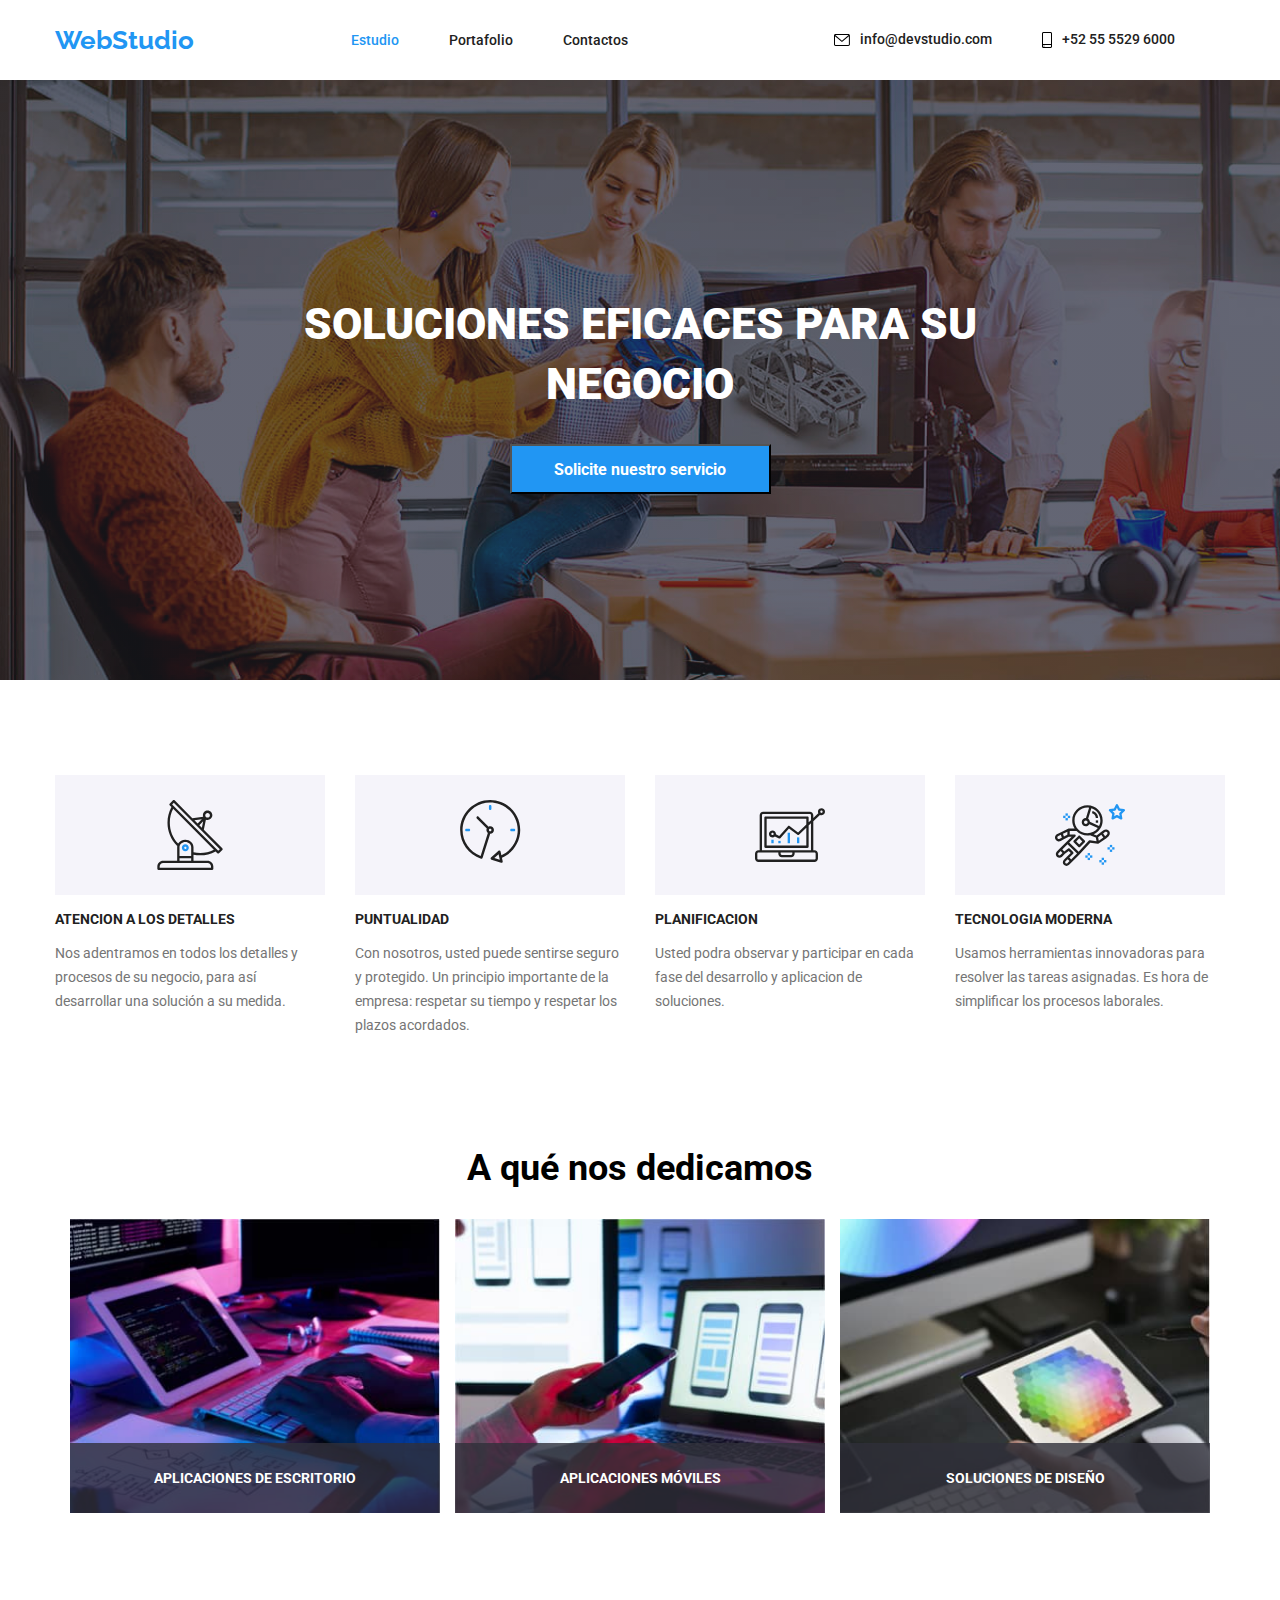
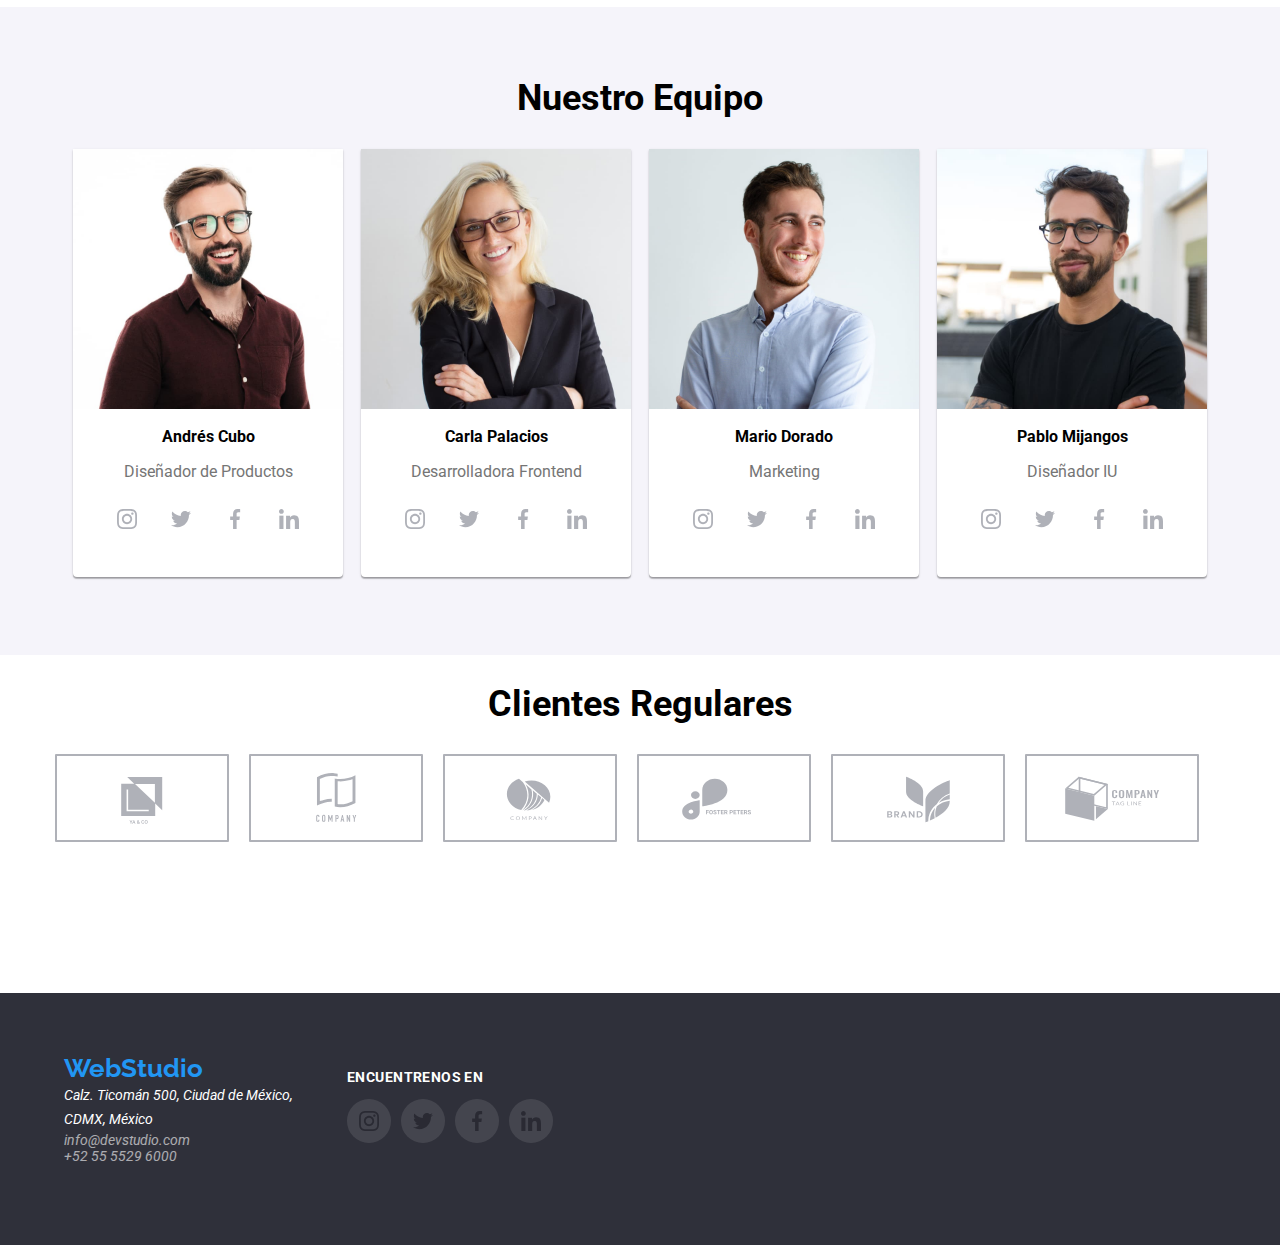
<file: index.html>
<!DOCTYPE html>
<html lang="en">
  <head>
      <meta charset="UTF-8" />
      <meta http-equiv="X-UA-Compatible" content="IE=edge" />
      <meta name="viewport" content="width=device-width, initial-scale=1.0" />
      <title>Soluciones Eficaces Para su Negocio</title>
      <link rel="stylesheet" href="https://cdnjs.cloudflare.com/ajax/libs/modern-normalize/1.0.0/modern-normalize.min.css"/>
      <link rel="stylesheet" href="css/styles.css" />
      <link rel="preconnect" href="https://fonts.googleapis.com" />
      <link rel="preconnect" href="https://fonts.gstatic.com" crossorigin />
      <link href="https://fonts.googleapis.com/css2?family=Roboto:wght@500&display=swap" rel="stylesheet"/>
      <link href="https://fonts.googleapis.com/css2?family=Raleway:wght@700&family=Roboto:wght@400;700;900&display=swap" rel="stylesheet"/>
  </head> 
  <body> 
     <!-- Menu de Inicio -->
    <header class="container page-header">
      <a class="webstudio" href="#">WebStudio</a>
      <nav>
        <ul class="linklist">
          <li><a class="link active" href="./index.html">Estudio</a></li>
          <li><a class="link" href="./portafolio.html">Portafolio</a></li>
          <li><a class="link" href="./contactos.html">Contactos</a></li>
        </ul>
      </nav>
       <!-- Contactos Header -->
       <ul class="contacts-header">
        <li class="contacts-svg">
          <svg width="16px" height="12px">
            <use href="images/icons.svg#icon-sobre-activable"></use>
            </svg>
          <a class="contacts" href="mailto:info@devstudio.com">info@devstudio.com</a></li>
        <li class="contacts-svg">
          <svg width="10px" height="16px">
            <use href="images/icons.svg#icon-telefono-inteligente"></use>
            </svg>
          <a class="contacts" href="tel:+525555296000">+52 55 5529 6000</a>
        </li>
      </ul>
    </header>
     <!-- Boton de servicio -->
    <main>
      <section class="solutions solutions-greybox">
        <h1 class="soluciones position-soluciones">SOLUCIONES EFICACES PARA SU NEGOCIO</h1>
        <button class="buttonh" type="button">Solicite nuestro servicio</button>
      </section>  
      <!-- Valores -->
      <section>
        <ul class="container four-points">
          <li class="valuep">
            <svg class="paragraph-svg" width="270" height="120">
              <use class="icon-size" href="images/icons.svg#icon-antena-1" width="70" height="70"></use>
            </svg>
            <h3 class="ptitle">ATENCION A LOS DETALLES</h3>
            <p class="ptext">
              Nos adentramos en todos los detalles y procesos de su negocio, para así desarrollar una solución a su medida.
            </p>
          </li>
          <li class="valuep">
            <svg class="paragraph-svg" width="270" height="120">
              <use href="images/icons.svg#icon-reloj-1"></use>
            </svg>
            <h3 class="ptitle">PUNTUALIDAD</h3>
            <p class="ptext">
              Con nosotros, usted puede sentirse seguro y protegido. Un principio importante de la empresa: respetar su tiempo y respetar los plazos acordados.
            </p>
          </li>
          <li class="valuep">
            <svg class="paragraph-svg" width="270" height="120">
              <use href="images/icons.svg#icon-diagrama-1"></use>
            </svg>
            <h3 class="ptitle">PLANIFICACION</h3>
            <p class="ptext">
              Usted podra observar y participar en cada fase del desarrollo y aplicacion de soluciones.
            </p>
          </li>
          <li class="valuep">
            <svg class="paragraph-svg" width="270" height="120">
              <use href="images/icons.svg#icon-astronauta-1"></use>
            </svg>
            <h3 class="ptitle">TECNOLOGIA MODERNA</h3>
            <p class="ptext">
              Usamos herramientas innovadoras para resolver las tareas asignadas. Es hora de simplificar los procesos laborales.
            </p>
          </li>
        </ul>
      </section>
    </main>
     <!-- A Que Nos Dedicamos -->
     <section class="container AAS">
      <h2 class="h2title">A qué nos dedicamos</h2>
      <ul class="list-image footer-image-subtitle">
        <li>
          <div class="image-container">
            <img src="images/imagen1.jpg" alt="description" width="370" height="294" />
            <div class="black-background-image">
              <p>APLICACIONES DE ESCRITORIO</p>
            </div>
          </div>
        </li>
        <li>
          <div class="image-container">
            <img src="images/imagen2.jpg" alt="description" width="370" height="294" />
            <div class="black-background-image">
              <p>APLICACIONES MÓVILES</p>
            </div>
          </div>
        </li>
        <li>
          <div class="image-container">
            <img src="images/imagen3.jpg" alt="description" width="370" height="294" />
            <div class="black-background-image">
              <p>SOLUCIONES DE DISEÑO</p>
            </div>
          </div>
        </li>
      </ul>
    </section>
     <!-- Miembros del Equipo -->
    <section class="teamsection">
      <div class="container">
      <h2 class="h2title">Nuestro Equipo</h2>
      <ul class="list-image ">
        <li class="shadow">
          <img src="images/imagen4.jpg" alt="Diseñador de productos" width="270" height="260" />
          <h3>Andrés Cubo</h3>
          <p class="ptextteam">Diseñador de Productos</p>
          <ul class="team-icons">
            <li class="social-media">
              <a href="#">
            <svg width="20" height="20">
              <use href="images/icons.svg#icon-instagram-grey"></use>
            </svg>
          </a>
            </li>
            <li class="social-media">
              <a href="#">
            <svg width="20" height="20">
              <use href="images/icons.svg#icon-twitter-1"></use>
            </svg>
              </a>
            </li>
            <li class="social-media">
              <a href="#">
            <svg width="20" height="20">
              <use href="images/icons.svg#icon-facebook-1"></use>
            </svg>
              </a>
            </li>
            <li class="social-media">
              <a href="#">
            <svg width="20" height="20">
              <use href="images/icons.svg#icon-linkedin-1"></use>
            </svg>
              </a>
          </ul>
        <li class="shadow">
          <img src="images/imagen5.jpg" alt="Desarrolladora Frontend" width="270" height="260" />
          <h3>Carla Palacios</h3>
          <p class="ptextteam">Desarrolladora Frontend</p>
          <ul class="team-icons">
            <li class="social-media">
              <a href="#">
            <svg width="20" height="20">
              <use href="images/icons.svg#icon-instagram-grey"></use>
            </svg>
              </a>
            </li>
            <li class="social-media">
              <a href="#">
            <svg width="20" height="20">
              <use href="images/icons.svg#icon-twitter-1"></use>
            </svg>
              </a>
            </li>
            <li class="social-media">
              <a href="#">
            <svg width="20" height="20">
              <use href="images/icons.svg#icon-facebook-1"></use>
            </svg>
              </a>
            </li>
            <li class="social-media">
              <a href="#">
            <svg width="20" height="20">
              <use href="images/icons.svg#icon-linkedin-1"></use>
            </svg>
              </a>
          </ul>
        </li>
        <li class="shadow">
          <img src="images/imagen6.jpg" alt="Marketing" width="270" height="260" />
          <h3>Mario Dorado</h3>
          <p class="ptextteam">Marketing</p>
          <ul class="team-icons">
            <li class="social-media">
            <a href="#">
            <svg width="20" height="20">
              <use href="images/icons.svg#icon-instagram-grey"></use>
            </svg>
            </a>
            </li>
            <li class="social-media">
              <a href="#">
            <svg width="20" height="20">
              <use href="images/icons.svg#icon-twitter-1"></use>
            </svg>
              </a>
            </li>
            <li class="social-media">
              <a href="#">
            <svg width="20" height="20">
              <use href="images/icons.svg#icon-facebook-1"></use>
            </svg>
              </a>
            </li>
            <li class="social-media">
              <a href="#">
            <svg width="20" height="20">
              <use href="images/icons.svg#icon-linkedin-1"></use>
            </svg>
              </a>
          </ul>
        </li>
        <li class="shadow">
          <img src="images/imagen7.jpg" alt="Diseñador IU" width="270" height="260" />
          <h3>Pablo Mijangos</h3>
          <p class="ptextteam">Diseñador IU</p>
          <ul class="team-icons">
            <li class="social-media">
              <a href="#">
            <svg width="20" height="20">
              <use href="images/icons.svg#icon-instagram-grey"></use>
            </svg>
              </a>
            </li>
            <li class="social-media">
              <a href="#">
            <svg width="20" height="20">
              <use href="images/icons.svg#icon-twitter-1"></use>
            </svg>
              </a>
            </li>
            <li class="social-media">
              <a href="#">
            <svg width="20" height="20">
              <use href="images/icons.svg#icon-facebook-1"></use>
            </svg>
              </a>
            </li>
            <li class="social-media">
              <a href="#">
            <svg width="20" height="20">
              <use href="images/icons.svg#icon-linkedin-1"></use>
            </svg>
              </a>
          </ul>
        </li>
      </ul>
    </div>
    </section>
    <!-- Clientes Regulares -->
    <section>
      <div class="container">
        <h2 class="clientes-title">Clientes Regulares</h2>
          <ul class="container-clientes">
            <li class="clientes-cuadro">
            <svg width="170" height="81">
              <use href="images/icons.svg#icon-Cliente-1"></use>
            </svg>
          </li> 
          <li class="clientes-cuadro">
            <svg width="170" height="81">
              <use href="images/icons.svg#icon-Cliente-2"></use>
            </svg>
            <li class="clientes-cuadro">
              <svg width="170" height="81">
                <use href="images/icons.svg#icon-Cliente-3"></use>
              </svg>
              <li class="clientes-cuadro">
                <svg width="170" height="81">
                  <use href="images/icons.svg#icon-Cliente-4"></use>
                </svg>
                <li class="clientes-cuadro">
                  <svg width="170" height="81">
                    <use href="images/icons.svg#icon-Cliente-5"></use>
                  </svg>
                  <li class="clientes-cuadro">
                    <svg width="170" height="81">
                      <use href="images/icons.svg#icon-Cliente-6"></use>
                    </svg>
                  </li>
                </li>
              </li>
            </li>
          </li>
          </ul>
      </div>
    </section>
     <!-- Footer -->
    <footer class="foot">
      <address class="container container-address">
        <ul class="contacts-2 footer-contacts-width">
          <a class="webstudio" href="#">WebStudio</a>
          <li class="address-box">
            <a class="address" href="https://goo.gl/maps/Dm4oQiikR5Fg9yRK8" target="_blank" rel="noopener noreferrer">
              Calz. Ticomán 500, Ciudad de México, CDMX, México
            </a>
          </li>
          <li><a class="contacts-2 footer-opacity" href="mailto:info@devstudio.com">info@devstudio.com</a></li>
        <li><a class="contacts-2 footer-opacity" href="tel:+525555296000">+52 55 5529 6000</a></li>
        </ul>
        <ul class="social-media-footer-spacing">
          <p class="social-media-footer-title">ENCUENTRENOS EN</p>
          <ul class="social-media-footer-container">
          <li class="social-media-footer media-circle">
            <a href="#">
            <svg class="svg-media-center" width="20" height="20">
              <use href="images/icons.svg#icon-instagram-white"></use>
            </svg>
            </a>
            </li>
            <li class="social-media-footer media-circle">
              <a href="#">
            <svg class="svg-media-center" width="20" height="20">
              <use href="images/icons.svg#icon-twitter-white"></use>
            </svg>
              </a>
            </li>
            <li class="social-media-footer media-circle">
              <a href="#">
            <svg class="svg-media-center" width="20" height="20">
              <use href="images/icons.svg#icon-facebook-white"></use>
            </svg>
              </a>
            </li>
            <li class="social-media-footer media-circle">
              <a href="#">
            <svg class="svg-media-center" width="20" height="20">
              <use href="images/icons.svg#icon-linkedin-white"></use>
            </svg>
              </a>
            </li>
          </ul>
        </ul>
      </address>
    </footer>
  </body>
</html>
</file>
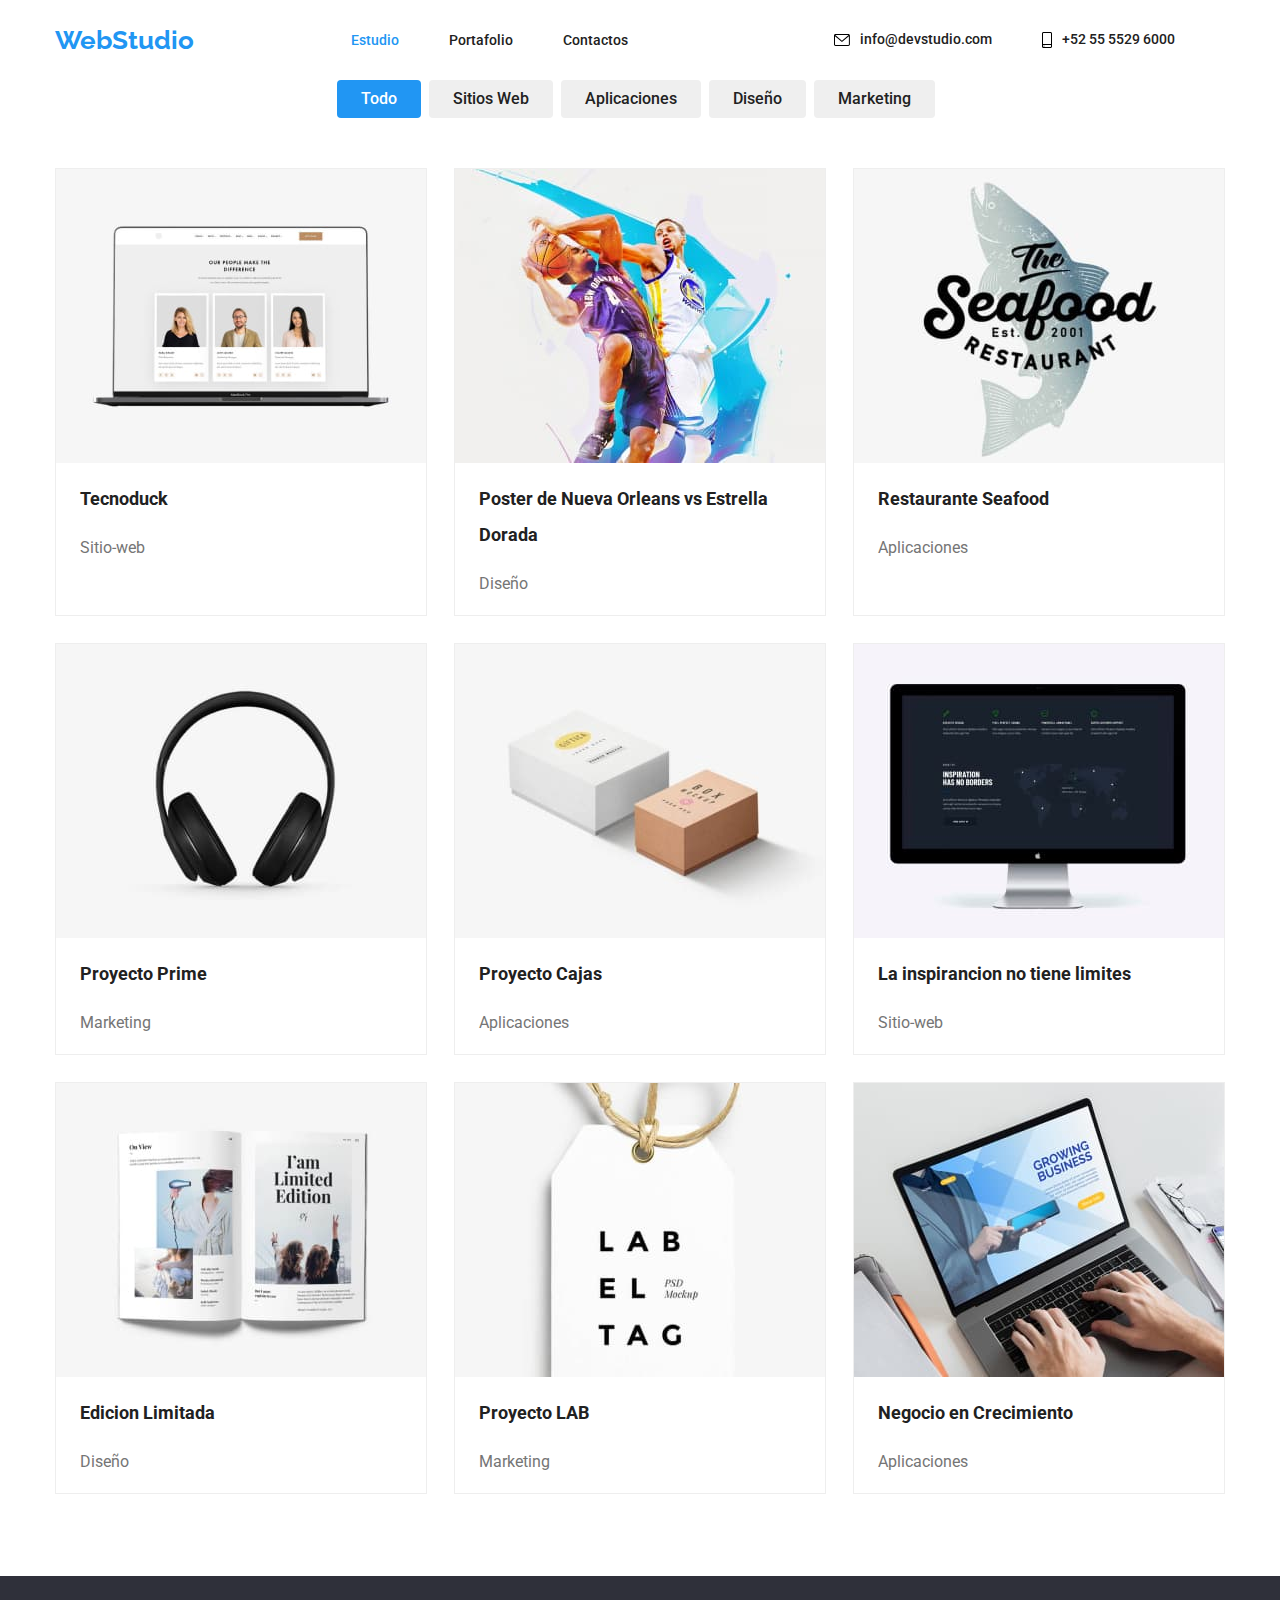
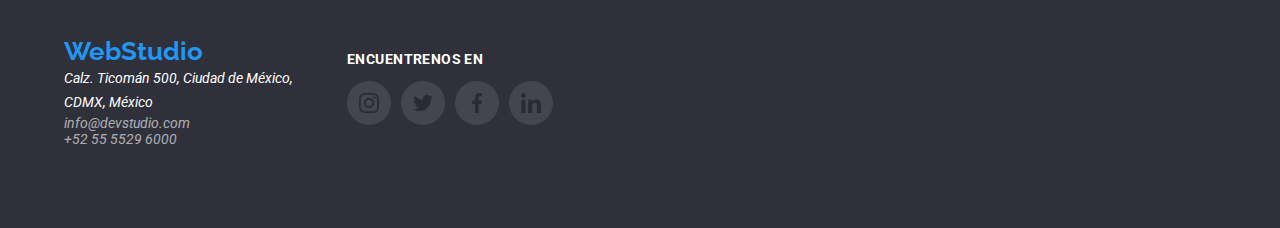
<file: portafolio.html>
<!DOCTYPE html>
<html lang="en">
  <head>
      <meta charset="UTF-8" />
      <meta http-equiv="X-UA-Compatible" content="IE=edge" />
      <meta name="viewport" content="width=device-width, initial-scale=1.0" />
      <title>Soluciones Eficaces Para su Negocio</title>
      <link rel="stylesheet" href="https://cdnjs.cloudflare.com/ajax/libs/modern-normalize/1.0.0/modern-normalize.min.css"/>
      <link rel="stylesheet" href="css/styles.css" />
      <link rel="preconnect" href="https://fonts.googleapis.com" />
      <link rel="preconnect" href="https://fonts.gstatic.com" crossorigin />
      <link href="https://fonts.googleapis.com/css2?family=Roboto:wght@500&display=swap" rel="stylesheet"/>
      <link href="https://fonts.googleapis.com/css2?family=Raleway:wght@700&family=Roboto:wght@400;700;900&display=swap" rel="stylesheet"/>
  <body> 
     <!-- Menu de Inicio -->
    <header class="container page-header">
      <a class="webstudio" href="#">WebStudio</a>
      <nav>
        <ul class="linklist">
          <li><a class="link active" href="./index.html">Estudio</a></li>
          <li><a class="link" href="./portafolio.html">Portafolio</a></li>
          <li><a class="link" href="./contactos.html">Contactos</a></li>
        </ul>
      </nav>
       <!-- Contactos Header -->
       <ul class="contacts-header">
        <li class="contacts-svg">
          <svg width="16px" height="12px">
            <use href="images/icons.svg#icon-sobre-activable"></use>
            </svg>
          <a class="contacts" href="mailto:info@devstudio.com">info@devstudio.com</a></li>
        <li class="contacts-svg">
          <svg width="10px" height="16px">
            <use href="images/icons.svg#icon-telefono-inteligente"></use>
            </svg>
          <a class="contacts" href="tel:+525555296000">+52 55 5529 6000</a>
        </li>
      </ul>
    </header>
    <!-- Botones -->
    <main>
      <section class="container">
      <h1 hidden>Portafolio</h1>
      <ul class="listbuttons">
        <li><input class="button button-active" type="button" value="Todo" /></li> 
        <li><input class="button" type="button" value="Sitios Web" /></li>
        <li><input class="button" type="button" value="Aplicaciones" /></li>
        <li><input class="button" type="button" value="Diseño" /></li>
        <li><input class="button" type="button" value="Marketing" /></li>
      </ul>
      </section>
      <!-- Imagenes -->
      <section class="container">
        <ul class="row">
          <li class="shadow-2">
            <img src="images/imagen_2.1.jpg" alt="description" width="370" height="294" />
            <h2 class="image-title">Tecnoduck</h2>
            <p class="image-subtitle">Sitio-web</p>
          </li>
          <li class="shadow-2">
            <img src="images/imagen_2.2.jpg" alt="description" width="370" height="294" />
            <h2 class="image-title">Poster de Nueva Orleans vs Estrella Dorada</h2>
            <p class="image-subtitle">Diseño</p>
          </li>
          <li class="shadow-2">
            <img src="images/imagen_2.3.jpg" alt="description" width="370" height="294" />
            <h2 class="image-title">Restaurante Seafood</h2>
            <p class="image-subtitle">Aplicaciones</p>
          </li>
          <li class="shadow-2">
            <img src="images/imagen_2.4.jpg" alt="description" width="370" height="294" />
            <h2 class="image-title">Proyecto Prime</h2>
            <p class="image-subtitle">Marketing</p>
          </li>
          <li class="shadow-2">
            <img src="images/imagen_2.5.jpg" alt="description" width="370" height="294" />
            <h2 class="image-title">Proyecto Cajas</h2>
            <p class="image-subtitle">Aplicaciones</p>
          </li>
          <li class="shadow-2">
            <img src="images/imagen_2.6.jpg" alt="description" width="370" height="294" />
            <h2 class="image-title">La inspirancion no tiene limites</h2>
            <p class="image-subtitle">Sitio-web</p>
          </li>
          <li class="shadow-2">
            <img src="images/imagen_2.7.jpg" alt="description" width="370" height="294" />
            <h2 class="image-title">Edicion Limitada</h2>
            <p class="image-subtitle">Diseño</p>
          </li>
          <li class="shadow-2">
            <img src="images/imagen_2.8.jpg" alt="description" width="370" height="294" />
            <h2 class="image-title">Proyecto LAB</h2>
            <p class="image-subtitle">Marketing</p>
          </li>
          <li class="shadow-2">
            <img src="images/imagen_2.9.jpg" alt="description" width="370" height="294" />
            <h2 class="image-title">Negocio en Crecimiento</h2>
            <p class="image-subtitle">Aplicaciones</p>
          </li>
        </ul>
      </section>
    </main>
    <!-- Footer -->
    <footer class="foot">
      <address class="container container-address">
        <ul class="contacts-2 footer-contacts-width">
          <a class="webstudio" href="#">WebStudio</a>
          <li class="address-box">
            <a class="address" href="https://goo.gl/maps/Dm4oQiikR5Fg9yRK8" target="_blank" rel="noopener noreferrer">
              Calz. Ticomán 500, Ciudad de México, CDMX, México
            </a>
          </li>
          <li><a class="contacts-2 footer-opacity" href="mailto:info@devstudio.com">info@devstudio.com</a></li>
        <li><a class="contacts-2 footer-opacity" href="tel:+525555296000">+52 55 5529 6000</a></li>
        </ul>
        <ul class="social-media-footer-spacing">
          <p class="social-media-footer-title">ENCUENTRENOS EN</p>
          <ul class="social-media-footer-container">

          <li class="social-media-footer media-circle">
            <a class="svg-icon-color" href="#">
            <svg class="svg-media-center" width="20" height="20">
              <use href="images/icons.svg#icon-instagram-white"></use>
            </svg>
            </a>
            </li>
            <li class="social-media-footer media-circle">
              <a class="svg-icon-color" href="#">
            <svg class="svg-media-center" width="20" height="20">
              <use href="images/icons.svg#icon-twitter-white"></use>
            </svg>
              </a>

            </li>
            <li class="social-media-footer media-circle">
              <a class="svg-icon-color" href="#">
            <svg class="svg-media-center" width="20" height="20">
              <use href="images/icons.svg#icon-facebook-white"></use>
            </svg>
              </a>

            </li>
            <li class="social-media-footer media-circle">
              <a class="svg-icon-color" href="#">
            <svg class="svg-media-center" width="20" height="20">
              <use href="images/icons.svg#icon-linkedin-white"></use>
            </svg>
              </a>
            </li>
          </ul>
        </ul>
      </address>
    </footer>
  </body>
</html>
</file>
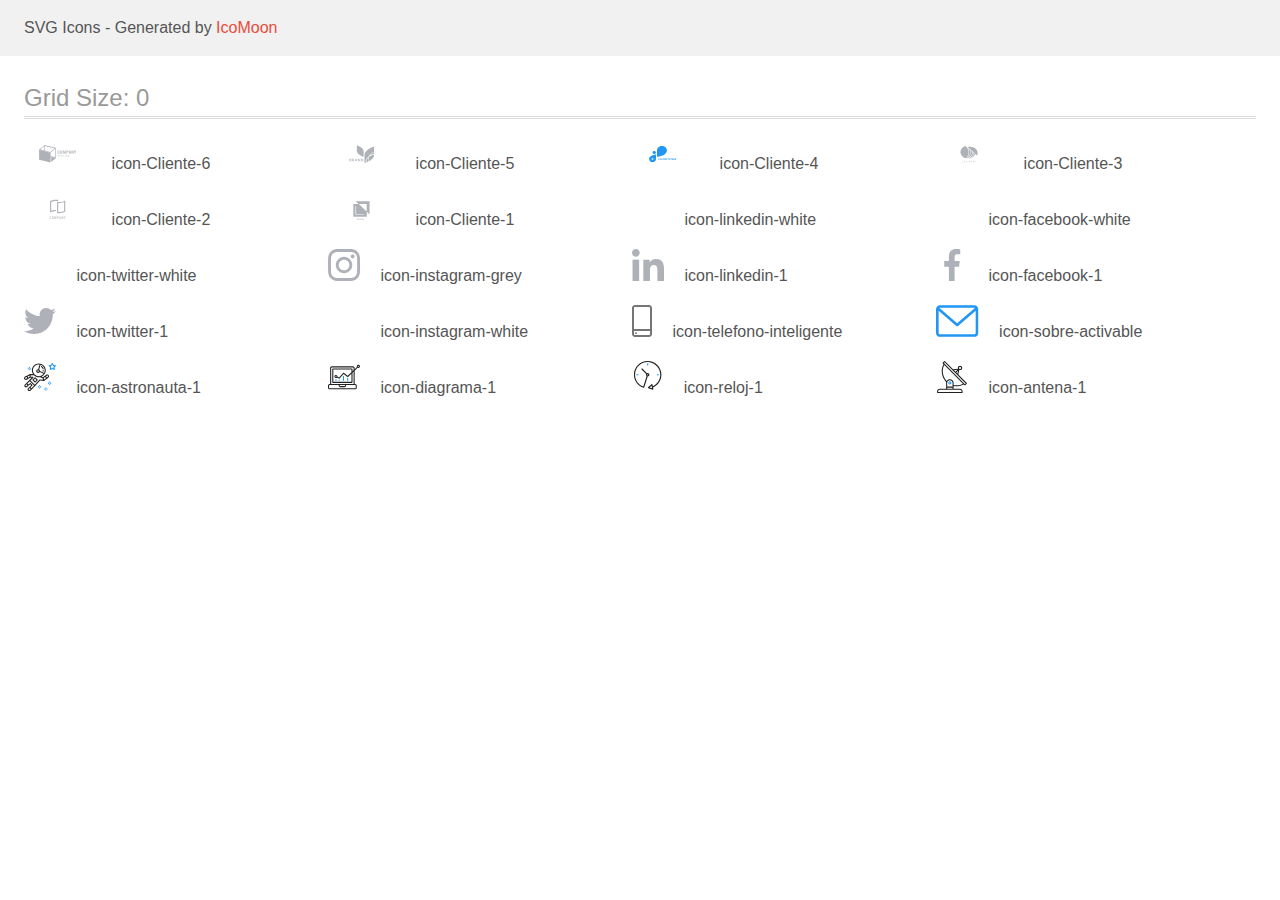
<file: images/icomoon/demo.html>
<!doctype html>
<html>
<head>
    <title>IcoMoon - SVG Icons</title>
    <meta charset="utf-8">
    <meta name="viewport" content="width=device-width, initial-scale=1">
    <link rel="stylesheet" href="demo-files/demo.css">
    <link rel="stylesheet" href="style.css">
</head>
<body>
<svg aria-hidden="true" style="position: absolute; width: 0; height: 0; overflow: hidden;" version="1.1" xmlns="http://www.w3.org/2000/svg" xmlns:xlink="http://www.w3.org/1999/xlink">
<defs>
<symbol id="icon-Cliente-6" viewBox="0 0 67 32">
<path fill="#afb1b8" style="fill: var(--color1, #afb1b8)" d="M33.748 16.393c-0.175-0.233-0.259-0.508-0.239-0.786v-1.139c0-0.349 0.079-0.615 0.238-0.796s0.43-0.272 0.816-0.271c0.362 0 0.62 0.077 0.772 0.232 0.166 0.197 0.247 0.438 0.228 0.681v0.268h-0.648v-0.271c0.002-0.089-0.004-0.178-0.019-0.265-0.009-0.060-0.042-0.116-0.093-0.158-0.067-0.045-0.15-0.067-0.235-0.061-0.089-0.006-0.177 0.017-0.247 0.065-0.056 0.046-0.094 0.107-0.107 0.174-0.019 0.093-0.027 0.187-0.025 0.282v1.382c-0.010 0.133 0.018 0.267 0.083 0.388 0.032 0.041 0.077 0.074 0.129 0.094s0.11 0.028 0.167 0.022c0.083 0.006 0.165-0.017 0.23-0.063 0.053-0.045 0.087-0.104 0.097-0.168 0.015-0.092 0.022-0.184 0.020-0.277v-0.28h0.648v0.256c0.018 0.253-0.061 0.505-0.224 0.716-0.149 0.169-0.403 0.254-0.776 0.254s-0.655-0.090-0.815-0.278z"></path>
<path fill="#afb1b8" style="fill: var(--color1, #afb1b8)" d="M36.447 16.405c-0.164-0.177-0.246-0.436-0.246-0.777v-1.198c0-0.338 0.082-0.594 0.246-0.768s0.438-0.26 0.821-0.26c0.381 0 0.654 0.087 0.817 0.26s0.247 0.43 0.247 0.768v1.198c0 0.338-0.083 0.598-0.25 0.776s-0.438 0.268-0.815 0.268c-0.377 0-0.656-0.090-0.821-0.267zM37.571 16.117c0.059-0.111 0.085-0.233 0.078-0.355v-1.467c0.008-0.12-0.019-0.239-0.077-0.348-0.033-0.042-0.079-0.075-0.132-0.096s-0.113-0.028-0.171-0.020c-0.058-0.007-0.118 0-0.171 0.021s-0.1 0.053-0.133 0.095c-0.059 0.108-0.086 0.228-0.078 0.348v1.474c-0.008 0.122 0.019 0.244 0.078 0.355 0.038 0.037 0.084 0.067 0.137 0.088s0.109 0.031 0.167 0.031c0.057 0 0.114-0.011 0.167-0.031s0.099-0.050 0.137-0.088v-0.007z"></path>
<path fill="#afb1b8" style="fill: var(--color1, #afb1b8)" d="M39.112 13.436h0.698l0.525 2.211 0.537-2.211h0.679l0.069 3.191h-0.502l-0.054-2.218-0.518 2.218h-0.403l-0.537-2.226-0.050 2.226h-0.507l0.063-3.191z"></path>
<path fill="#afb1b8" style="fill: var(--color1, #afb1b8)" d="M42.402 13.436h1.087c0.626 0 0.939 0.302 0.939 0.906 0 0.579-0.33 0.867-0.989 0.867h-0.37v1.418h-0.671l0.004-3.191zM43.331 14.8c0.066 0.007 0.134 0.002 0.198-0.015s0.122-0.047 0.171-0.085c0.077-0.108 0.111-0.234 0.097-0.36 0.004-0.097-0.008-0.195-0.032-0.29-0.009-0.032-0.026-0.062-0.049-0.088s-0.052-0.048-0.085-0.064c-0.093-0.039-0.196-0.056-0.299-0.051h-0.26v0.954h0.26z"></path>
<path fill="#afb1b8" style="fill: var(--color1, #afb1b8)" d="M45.396 13.436h0.721l0.74 3.191h-0.626l-0.146-0.736h-0.643l-0.151 0.736h-0.634l0.739-3.191zM46.012 15.522l-0.251-1.339-0.251 1.339h0.502z"></path>
<path fill="#afb1b8" style="fill: var(--color1, #afb1b8)" d="M47.454 13.436h0.47l0.899 1.82v-1.82h0.557v3.191h-0.447l-0.905-1.9v1.9h-0.576l0.001-3.191z"></path>
<path fill="#afb1b8" style="fill: var(--color1, #afb1b8)" d="M50.684 15.41l-0.747-1.97h0.63l0.456 1.265 0.428-1.265h0.616l-0.738 1.97v1.217h-0.644v-1.217z"></path>
<path fill="#afb1b8" style="fill: var(--color1, #afb1b8)" d="M34.784 18.022v0.167h-0.548v1.297h-0.23v-1.297h-0.55v-0.167h1.327z"></path>
<path fill="#afb1b8" style="fill: var(--color1, #afb1b8)" d="M36.501 19.486h-0.177c-0.018 0.001-0.036-0.004-0.050-0.014-0.013-0.009-0.024-0.020-0.029-0.034l-0.158-0.348h-0.76l-0.158 0.348c-0.005 0.015-0.013 0.028-0.024 0.039-0.014 0.010-0.032 0.015-0.050 0.014h-0.177l0.671-1.463h0.234l0.679 1.458zM35.389 18.942h0.634l-0.268-0.596c-0.020-0.045-0.036-0.091-0.050-0.138-0.009 0.028-0.017 0.054-0.025 0.078l-0.024 0.061-0.266 0.594z"></path>
<path fill="#afb1b8" style="fill: var(--color1, #afb1b8)" d="M37.658 19.342c0.042 0.002 0.084 0.002 0.126 0 0.036-0.003 0.072-0.009 0.107-0.017 0.033-0.007 0.065-0.016 0.097-0.027 0.030-0.010 0.059-0.023 0.090-0.036v-0.329h-0.268c-0.007 0-0.013-0.001-0.020-0.003s-0.012-0.005-0.017-0.009c-0.004-0.003-0.008-0.007-0.010-0.012s-0.003-0.010-0.003-0.015v-0.112h0.521v0.561c-0.042 0.026-0.087 0.049-0.134 0.070-0.048 0.020-0.098 0.037-0.149 0.050-0.055 0.014-0.111 0.024-0.168 0.030-0.065 0.006-0.13 0.009-0.196 0.009-0.116 0.001-0.231-0.018-0.338-0.054-0.1-0.035-0.192-0.087-0.268-0.153-0.075-0.067-0.134-0.145-0.173-0.232-0.042-0.097-0.063-0.2-0.062-0.304-0.001-0.104 0.019-0.208 0.060-0.306 0.039-0.087 0.098-0.166 0.173-0.232 0.077-0.066 0.168-0.117 0.268-0.152 0.115-0.037 0.237-0.056 0.36-0.054 0.063-0 0.125 0.004 0.187 0.013 0.055 0.008 0.108 0.020 0.16 0.037 0.047 0.015 0.092 0.035 0.134 0.058 0.041 0.023 0.080 0.048 0.117 0.076l-0.064 0.090c-0.005 0.008-0.013 0.015-0.022 0.020s-0.020 0.008-0.031 0.008c-0.015-0-0.029-0.004-0.042-0.012-0.020-0.009-0.042-0.021-0.066-0.035-0.029-0.015-0.059-0.029-0.090-0.039-0.040-0.014-0.081-0.025-0.123-0.032-0.056-0.009-0.113-0.013-0.17-0.013-0.089-0.001-0.176 0.013-0.259 0.041-0.075 0.026-0.142 0.065-0.197 0.116-0.056 0.053-0.098 0.115-0.125 0.182-0.060 0.159-0.060 0.329 0 0.488 0.029 0.069 0.075 0.132 0.134 0.184 0.055 0.050 0.122 0.090 0.196 0.116 0.085 0.025 0.176 0.035 0.266 0.029z"></path>
<path fill="#afb1b8" style="fill: var(--color1, #afb1b8)" d="M39.797 19.319h0.733v0.167h-0.957v-1.463h0.23l-0.006 1.297z"></path>
<path fill="#afb1b8" style="fill: var(--color1, #afb1b8)" d="M41.292 19.486h-0.23v-1.463h0.23v1.463z"></path>
<path fill="#afb1b8" style="fill: var(--color1, #afb1b8)" d="M42.146 18.029c0.014 0.007 0.026 0.016 0.035 0.027l0.981 1.103c-0.001-0.017-0.001-0.035 0-0.052 0-0.016 0-0.032 0-0.047v-1.043h0.2v1.469h-0.115c-0.017 0.001-0.034-0.002-0.050-0.008-0.014-0.007-0.026-0.017-0.036-0.028l-0.98-1.102c0 0.017 0 0.034 0 0.050s0 0.031 0 0.045v1.043h-0.192v-1.464h0.119c0.013 0 0.026 0.002 0.038 0.007z"></path>
<path fill="#afb1b8" style="fill: var(--color1, #afb1b8)" d="M45.051 18.022v0.161h-0.813v0.483h0.659v0.155h-0.659v0.499h0.813v0.161h-1.049v-1.46h1.049z"></path>
<path fill="#afb1b8" style="fill: var(--color1, #afb1b8)" d="M21.002 8.985l10.191 2.498v8.754l-10.191-2.497v-8.755zM20.349 8.238v9.926l11.497 2.819v-9.925l-11.497-2.82z"></path>
<path fill="#afb1b8" style="fill: var(--color1, #afb1b8)" d="M26.51 25.592l-11.498-2.821v-9.925l11.498 2.82v9.926z"></path>
<path fill="#afb1b8" style="fill: var(--color1, #afb1b8)" d="M20.539 8.872l10.058 2.467-4.277 3.694-10.059-2.468 4.279-3.693zM20.349 8.238l-5.336 4.607 11.498 2.82 5.335-4.607-11.497-2.82z"></path>
<path fill="#afb1b8" style="fill: var(--color1, #afb1b8)" d="M27.157 25.033l4.688-4.048-4.688-1.151v5.199z"></path>
</symbol>
<symbol id="icon-Cliente-5" viewBox="0 0 67 32">
<path fill="#afb1b8" style="fill: var(--color1, #afb1b8)" d="M23.213 23.238c0.096 0.109 0.148 0.246 0.145 0.386 0.005 0.091-0.013 0.183-0.052 0.267s-0.098 0.16-0.173 0.22c-0.187 0.129-0.419 0.192-0.653 0.178h-1.147v-2.446h1.124c0.222-0.014 0.442 0.044 0.623 0.163 0.073 0.056 0.13 0.126 0.168 0.205s0.055 0.166 0.050 0.252c0.007 0.135-0.040 0.268-0.131 0.374-0.087 0.097-0.208 0.165-0.342 0.191 0.152 0.025 0.29 0.1 0.388 0.209zM21.867 22.869h0.48c0.109 0.007 0.218-0.021 0.305-0.081 0.036-0.030 0.064-0.067 0.082-0.108s0.025-0.086 0.021-0.131c0.003-0.044-0.004-0.089-0.022-0.13s-0.045-0.079-0.080-0.109c-0.090-0.061-0.202-0.091-0.314-0.082h-0.472v0.642zM22.7 23.807c0.039-0.031 0.069-0.069 0.089-0.112s0.028-0.090 0.025-0.136c0.003-0.047-0.006-0.094-0.026-0.138s-0.051-0.082-0.090-0.113c-0.094-0.064-0.21-0.095-0.326-0.088h-0.504v0.673h0.51c0.115 0.006 0.229-0.024 0.322-0.085z"></path>
<path fill="#afb1b8" style="fill: var(--color1, #afb1b8)" d="M25.509 24.29l-0.625-0.956h-0.235v0.956h-0.538v-2.446h1.018c0.257-0.016 0.51 0.058 0.709 0.208 0.142 0.133 0.228 0.308 0.242 0.493s-0.045 0.37-0.166 0.519c-0.126 0.132-0.297 0.22-0.485 0.249l0.666 0.977h-0.585zM24.649 23.001h0.44c0.305 0 0.458-0.123 0.458-0.37 0.003-0.050-0.005-0.101-0.025-0.148s-0.049-0.090-0.088-0.127c-0.096-0.073-0.221-0.109-0.346-0.099h-0.445l0.005 0.744z"></path>
<path fill="#afb1b8" style="fill: var(--color1, #afb1b8)" d="M28.448 23.798h-1.071l-0.189 0.492h-0.564l0.984-2.419h0.609l0.98 2.419h-0.564l-0.185-0.492zM28.305 23.427l-0.392-1.032-0.392 1.032h0.783z"></path>
<path fill="#afb1b8" style="fill: var(--color1, #afb1b8)" d="M32.127 24.29h-0.534l-1.197-1.663v1.663h-0.532v-2.446h0.532l1.197 1.673v-1.673h0.534v2.446z"></path>
<path fill="#afb1b8" style="fill: var(--color1, #afb1b8)" d="M35.173 23.704c-0.11 0.185-0.279 0.335-0.483 0.431-0.232 0.107-0.49 0.16-0.75 0.154h-0.95v-2.446h0.95c0.26-0.006 0.517 0.045 0.75 0.151 0.204 0.094 0.373 0.243 0.483 0.427 0.11 0.199 0.167 0.419 0.167 0.642s-0.057 0.443-0.167 0.642zM34.563 23.646c0.152-0.163 0.236-0.37 0.236-0.584s-0.084-0.421-0.236-0.584c-0.184-0.147-0.424-0.222-0.668-0.208h-0.371v1.583h0.371c0.244 0.014 0.484-0.061 0.668-0.208z"></path>
<path fill="#afb1b8" style="fill: var(--color1, #afb1b8)" d="M28.783 8.238c0 0 6.889 2.381 6.743 5.828v5.829c0 0-6.884-2.383-6.741-5.829l-0.003-5.828z"></path>
<path fill="#afb1b8" style="fill: var(--color1, #afb1b8)" d="M41.663 18.53c1.301-0.82 2.806-1.328 4.377-1.477v-1.825c-1.81 0.639-3.346 1.797-4.377 3.302z"></path>
<path fill="#afb1b8" style="fill: var(--color1, #afb1b8)" d="M40.882 19.080c1.065-1.963 2.911-3.479 5.159-4.234v-5.258c0 0-9.811 3.392-9.604 8.3v8.299c0 0 0.437-0.152 1.125-0.436 0-0.265 0-0.533 0.031-0.802 0.203-2.278 1.386-4.39 3.289-5.869z"></path>
<path fill="#afb1b8" style="fill: var(--color1, #afb1b8)" d="M39.949 22.163c0.051-0.576 0.166-1.145 0.343-1.699-1.185 1.278-1.902 2.864-2.052 4.535-0.014 0.158-0.022 0.315-0.026 0.478 0.557-0.245 1.206-0.551 1.887-0.911-0.174-0.79-0.225-1.599-0.153-2.403z"></path>
<path fill="#afb1b8" style="fill: var(--color1, #afb1b8)" d="M40.339 22.193c-0.065 0.727-0.025 1.459 0.122 2.176 2.681-1.469 5.692-3.738 5.576-6.48v-0.239c-1.915 0.196-3.707 0.963-5.1 2.182-0.326 0.756-0.527 1.551-0.598 2.361z"></path>
</symbol>
<symbol id="icon-Cliente-4" viewBox="0 0 67 32">
<path fill="#2196f3" style="fill: var(--color2, #2196f3)" d="M22.181 13.902h-0.001c-0.947 0-1.715 0.682-1.715 1.524v0.001c0 0.842 0.768 1.524 1.715 1.524h0.001c0.947 0 1.715-0.683 1.715-1.524v-0.001c0-0.842-0.768-1.524-1.715-1.524z"></path>
<path fill="#2196f3" style="fill: var(--color2, #2196f3)" d="M34.842 13.415c-0.003-1.169-0.526-2.29-1.457-3.117s-2.191-1.293-3.507-1.295v0c-1.316 0.002-2.578 0.468-3.509 1.295s-1.455 1.948-1.458 3.118v6.449c0 0 9.929-0.983 9.93-6.448v-0.001z"></path>
<path fill="#2196f3" style="fill: var(--color2, #2196f3)" d="M16.988 21.98c0.002 0.814 0.367 1.593 1.014 2.169s1.525 0.9 2.44 0.902c0.915-0.002 1.792-0.327 2.44-0.902s1.012-1.355 1.015-2.168v-4.487c0 0-6.909 0.684-6.909 4.486zM20.442 22.784c-0.179 0-0.354-0.047-0.503-0.136s-0.265-0.214-0.333-0.361c-0.068-0.147-0.086-0.309-0.051-0.465s0.121-0.299 0.248-0.412c0.127-0.112 0.288-0.189 0.463-0.22s0.357-0.015 0.523 0.046c0.165 0.061 0.307 0.164 0.406 0.296s0.152 0.288 0.152 0.447c0 0.106-0.023 0.211-0.068 0.309s-0.112 0.187-0.196 0.262c-0.084 0.075-0.184 0.134-0.294 0.175s-0.228 0.061-0.347 0.061v-0.003z"></path>
<path fill="#2196f3" style="fill: var(--color2, #2196f3)" d="M26.758 21.345v1.685h-0.347v-1.685h0.347zM27.429 22.064v0.271h-0.766v-0.271h0.766zM27.51 21.345v0.272h-0.847v-0.272h0.847zM29.096 22.148v0.080c0 0.128-0.017 0.243-0.052 0.345s-0.084 0.189-0.147 0.26c-0.063 0.071-0.139 0.125-0.227 0.163s-0.184 0.057-0.291 0.057c-0.106 0-0.203-0.019-0.291-0.057s-0.163-0.092-0.227-0.163c-0.064-0.072-0.114-0.159-0.149-0.26s-0.052-0.217-0.052-0.345v-0.080c0-0.129 0.017-0.244 0.052-0.345s0.084-0.189 0.147-0.26c0.064-0.072 0.14-0.127 0.227-0.164s0.185-0.057 0.291-0.057c0.106 0 0.203 0.019 0.291 0.057s0.164 0.093 0.227 0.164c0.064 0.072 0.113 0.159 0.148 0.26s0.053 0.216 0.053 0.345zM28.745 22.228v-0.082c0-0.090-0.008-0.168-0.024-0.236s-0.040-0.125-0.072-0.171c-0.032-0.046-0.070-0.081-0.116-0.104s-0.098-0.036-0.156-0.036-0.111 0.012-0.156 0.036c-0.045 0.023-0.083 0.058-0.115 0.104s-0.054 0.103-0.071 0.171c-0.016 0.068-0.024 0.147-0.024 0.236v0.082c0 0.089 0.008 0.167 0.024 0.236s0.040 0.125 0.072 0.172c0.032 0.046 0.070 0.081 0.116 0.105s0.098 0.036 0.156 0.036c0.059 0 0.111-0.012 0.156-0.036s0.084-0.059 0.115-0.105c0.031-0.047 0.054-0.105 0.071-0.172s0.024-0.147 0.024-0.236zM30.223 22.589c0-0.030-0.005-0.057-0.014-0.081s-0.025-0.047-0.049-0.067c-0.024-0.021-0.057-0.041-0.101-0.061s-0.099-0.041-0.168-0.063c-0.076-0.025-0.149-0.052-0.218-0.083s-0.128-0.067-0.181-0.108c-0.052-0.042-0.093-0.090-0.123-0.145s-0.044-0.118-0.044-0.191c0-0.070 0.015-0.134 0.046-0.191s0.074-0.107 0.13-0.148c0.056-0.042 0.121-0.074 0.197-0.096s0.16-0.034 0.251-0.034c0.124 0 0.233 0.022 0.325 0.067s0.164 0.106 0.215 0.184c0.052 0.078 0.078 0.167 0.078 0.267h-0.345c0-0.049-0.010-0.093-0.031-0.13s-0.051-0.068-0.093-0.089c-0.041-0.022-0.093-0.032-0.155-0.032-0.060 0-0.11 0.009-0.15 0.028s-0.070 0.042-0.090 0.073c-0.020 0.030-0.030 0.064-0.030 0.102 0 0.029 0.007 0.054 0.021 0.078s0.036 0.045 0.065 0.065c0.029 0.020 0.064 0.039 0.105 0.057s0.090 0.035 0.145 0.052c0.092 0.028 0.172 0.059 0.242 0.094s0.129 0.074 0.176 0.117c0.047 0.043 0.083 0.092 0.106 0.147s0.036 0.117 0.036 0.186c0 0.073-0.014 0.139-0.043 0.197s-0.070 0.107-0.124 0.147-0.118 0.071-0.193 0.091c-0.075 0.021-0.159 0.031-0.251 0.031-0.083 0-0.166-0.011-0.247-0.032s-0.155-0.056-0.221-0.101c-0.066-0.045-0.118-0.102-0.157-0.171s-0.059-0.152-0.059-0.247h0.348c0 0.052 0.008 0.097 0.024 0.133s0.039 0.066 0.068 0.088c0.030 0.022 0.066 0.039 0.107 0.049s0.087 0.015 0.137 0.015c0.060 0 0.11-0.009 0.148-0.025s0.068-0.041 0.087-0.071c0.019-0.030 0.029-0.064 0.029-0.102zM31.56 21.345v1.685h-0.346v-1.685h0.346zM32.078 21.345v0.272h-1.375v-0.272h1.375zM33.407 22.759v0.271h-0.897v-0.271h0.897zM32.623 21.345v1.685h-0.347v-1.685h0.347zM33.29 22.031v0.264h-0.78v-0.264h0.78zM33.406 21.345v0.272h-0.896v-0.272h0.896zM33.609 21.345h0.628c0.129 0 0.24 0.019 0.332 0.058s0.165 0.096 0.215 0.171c0.050 0.076 0.075 0.169 0.075 0.279 0 0.090-0.015 0.168-0.046 0.233s-0.073 0.118-0.128 0.161c-0.055 0.042-0.119 0.076-0.193 0.102l-0.11 0.058h-0.546l-0.002-0.271h0.406c0.061 0 0.111-0.011 0.152-0.032s0.070-0.052 0.090-0.090c0.021-0.039 0.031-0.083 0.031-0.134 0-0.054-0.010-0.101-0.030-0.14s-0.051-0.069-0.091-0.090c-0.041-0.021-0.092-0.031-0.154-0.031h-0.281v1.413h-0.347v-1.685zM34.552 23.030l-0.384-0.751 0.367-0.002 0.389 0.737v0.016h-0.372zM36.374 22.429h-0.429v-0.271h0.429c0.066 0 0.12-0.011 0.162-0.032s0.072-0.053 0.091-0.093c0.019-0.039 0.029-0.084 0.029-0.133s-0.010-0.097-0.029-0.14c-0.019-0.043-0.050-0.078-0.091-0.104s-0.096-0.039-0.162-0.039h-0.309v1.413h-0.347v-1.685h0.656c0.132 0 0.245 0.024 0.339 0.072s0.167 0.112 0.218 0.196c0.050 0.083 0.075 0.179 0.075 0.286 0 0.109-0.025 0.203-0.075 0.282s-0.123 0.141-0.218 0.184c-0.094 0.043-0.207 0.065-0.339 0.065zM38.377 22.759v0.271h-0.897v-0.271h0.897zM37.593 21.345v1.685h-0.347v-1.685h0.347zM38.26 22.031v0.264h-0.78v-0.264h0.78zM38.376 21.345v0.272h-0.896v-0.272h0.896zM39.356 21.345v1.685h-0.346v-1.685h0.346zM39.874 21.345v0.272h-1.375v-0.272h1.375zM41.203 22.759v0.271h-0.897v-0.271h0.897zM40.42 21.345v1.685h-0.347v-1.685h0.347zM41.086 22.031v0.264h-0.78v-0.264h0.78zM41.202 21.345v0.272h-0.896v-0.272h0.896zM41.406 21.345h0.629c0.129 0 0.24 0.019 0.332 0.058s0.165 0.096 0.215 0.171 0.075 0.169 0.075 0.279c0 0.090-0.015 0.168-0.046 0.233s-0.073 0.118-0.128 0.161c-0.055 0.042-0.119 0.076-0.193 0.102l-0.11 0.058h-0.546l-0.002-0.271h0.406c0.061 0 0.111-0.011 0.152-0.032s0.070-0.052 0.090-0.090c0.021-0.039 0.031-0.083 0.031-0.134 0-0.054-0.010-0.101-0.030-0.14s-0.051-0.069-0.091-0.090c-0.041-0.021-0.092-0.031-0.154-0.031h-0.281v1.413h-0.347v-1.685zM42.348 23.030l-0.384-0.751 0.367-0.002 0.389 0.737v0.016h-0.371zM43.802 22.589c0-0.030-0.005-0.057-0.014-0.081s-0.025-0.047-0.049-0.067c-0.024-0.021-0.058-0.041-0.101-0.061s-0.099-0.041-0.168-0.063c-0.077-0.025-0.149-0.052-0.218-0.083s-0.128-0.067-0.181-0.108c-0.052-0.042-0.092-0.090-0.123-0.145-0.029-0.055-0.044-0.118-0.044-0.191 0-0.070 0.015-0.134 0.046-0.191s0.074-0.107 0.13-0.148c0.056-0.042 0.121-0.074 0.197-0.096s0.16-0.034 0.251-0.034c0.124 0 0.233 0.022 0.326 0.067s0.164 0.106 0.215 0.184c0.052 0.078 0.078 0.167 0.078 0.267h-0.345c0-0.049-0.011-0.093-0.031-0.13s-0.051-0.068-0.093-0.089c-0.041-0.022-0.092-0.032-0.155-0.032-0.060 0-0.111 0.009-0.151 0.028s-0.070 0.042-0.090 0.073c-0.020 0.030-0.030 0.064-0.030 0.102 0 0.029 0.007 0.054 0.021 0.078s0.036 0.045 0.065 0.065c0.028 0.020 0.064 0.039 0.105 0.057s0.090 0.035 0.145 0.052c0.092 0.028 0.172 0.059 0.242 0.094s0.129 0.074 0.176 0.117c0.047 0.043 0.083 0.092 0.107 0.147s0.036 0.117 0.036 0.186c0 0.073-0.014 0.139-0.043 0.197s-0.070 0.107-0.124 0.147c-0.054 0.040-0.119 0.071-0.193 0.091s-0.159 0.031-0.251 0.031c-0.083 0-0.166-0.011-0.247-0.032s-0.155-0.056-0.221-0.101c-0.066-0.045-0.118-0.102-0.157-0.171s-0.059-0.152-0.059-0.247h0.348c0 0.052 0.008 0.097 0.025 0.133s0.039 0.066 0.068 0.088c0.030 0.022 0.066 0.039 0.106 0.049 0.042 0.010 0.087 0.015 0.137 0.015 0.060 0 0.109-0.009 0.148-0.025s0.068-0.041 0.087-0.071c0.019-0.030 0.029-0.064 0.029-0.102z"></path>
</symbol>
<symbol id="icon-Cliente-3" viewBox="0 0 67 32">
<path fill="#afb1b8" style="fill: var(--color1, #afb1b8)" d="M27.025 24.963c0.006 0 0.012 0.001 0.018 0.004s0.011 0.005 0.015 0.009l0.086 0.082c-0.067 0.067-0.15 0.12-0.242 0.156-0.109 0.040-0.226 0.059-0.344 0.056-0.111 0.002-0.221-0.016-0.323-0.052-0.092-0.034-0.175-0.084-0.243-0.148-0.069-0.066-0.123-0.144-0.157-0.228-0.038-0.094-0.056-0.193-0.055-0.293-0.002-0.1 0.019-0.2 0.059-0.294 0.038-0.085 0.094-0.163 0.167-0.228 0.074-0.064 0.162-0.115 0.259-0.149 0.106-0.036 0.219-0.054 0.333-0.052 0.106-0.002 0.211 0.014 0.309 0.048 0.085 0.032 0.164 0.077 0.232 0.132l-0.072 0.088c-0.005 0.006-0.011 0.012-0.018 0.016-0.009 0.005-0.019 0.007-0.029 0.007s-0.022-0.004-0.031-0.009l-0.039-0.023-0.054-0.030c-0.023-0.011-0.047-0.021-0.072-0.029-0.032-0.010-0.065-0.018-0.098-0.023-0.042-0.007-0.085-0.010-0.128-0.009-0.082-0.001-0.163 0.012-0.239 0.039-0.071 0.025-0.135 0.063-0.187 0.11-0.054 0.051-0.095 0.111-0.122 0.176-0.030 0.075-0.045 0.153-0.044 0.232-0.001 0.080 0.014 0.16 0.044 0.236 0.026 0.065 0.067 0.124 0.12 0.175 0.049 0.048 0.11 0.085 0.179 0.109 0.070 0.025 0.146 0.038 0.222 0.037 0.044 0.001 0.088-0.002 0.131-0.008 0.071-0.008 0.139-0.029 0.199-0.063 0.030-0.017 0.059-0.037 0.085-0.058 0.011-0.009 0.026-0.015 0.041-0.015z"></path>
<path fill="#afb1b8" style="fill: var(--color1, #afb1b8)" d="M29.513 24.549c0.001 0.099-0.018 0.198-0.058 0.291-0.035 0.084-0.090 0.161-0.162 0.226s-0.159 0.115-0.255 0.148c-0.211 0.070-0.444 0.070-0.655 0-0.095-0.034-0.182-0.084-0.253-0.149-0.072-0.066-0.128-0.143-0.164-0.228-0.078-0.189-0.078-0.395 0-0.583 0.037-0.085 0.092-0.163 0.164-0.229 0.072-0.062 0.158-0.111 0.253-0.143 0.211-0.071 0.444-0.071 0.655 0 0.096 0.034 0.182 0.084 0.254 0.149 0.071 0.065 0.126 0.142 0.163 0.226 0.040 0.094 0.060 0.193 0.058 0.293zM29.287 24.549c0.002-0.079-0.012-0.159-0.041-0.234-0.024-0.065-0.063-0.124-0.115-0.175-0.051-0.048-0.113-0.086-0.182-0.11-0.153-0.051-0.323-0.051-0.476 0-0.069 0.025-0.132 0.062-0.182 0.11-0.053 0.051-0.092 0.11-0.116 0.175-0.055 0.152-0.055 0.316 0 0.468 0.024 0.065 0.064 0.124 0.116 0.175 0.051 0.048 0.113 0.085 0.182 0.11 0.154 0.050 0.323 0.050 0.476 0 0.069-0.024 0.131-0.062 0.182-0.11 0.052-0.051 0.091-0.11 0.115-0.175 0.029-0.075 0.043-0.154 0.041-0.234z"></path>
<path fill="#afb1b8" style="fill: var(--color1, #afb1b8)" d="M31.21 24.795l0.023 0.052c0.009-0.019 0.016-0.036 0.025-0.052s0.018-0.035 0.028-0.051l0.55-0.869c0.011-0.015 0.020-0.024 0.031-0.027 0.015-0.004 0.030-0.005 0.045-0.005h0.163v1.414h-0.193v-1.040c0-0.013 0-0.028 0-0.044-0.001-0.016-0.001-0.032 0-0.049l-0.554 0.882c-0.007 0.013-0.018 0.024-0.032 0.032s-0.031 0.012-0.047 0.012h-0.031c-0.017 0-0.033-0.004-0.047-0.012s-0.025-0.019-0.032-0.032l-0.57-0.887c0 0.017 0 0.034 0 0.051s0 0.032 0 0.045v1.040h-0.186v-1.411h0.163c0.015-0.001 0.031 0.001 0.045 0.005 0.013 0.006 0.024 0.015 0.030 0.027l0.562 0.87c0.011 0.016 0.020 0.033 0.028 0.051z"></path>
<path fill="#afb1b8" style="fill: var(--color1, #afb1b8)" d="M33.282 24.724v0.53h-0.215v-1.412h0.48c0.091-0.002 0.181 0.009 0.268 0.031 0.070 0.017 0.134 0.047 0.19 0.088 0.048 0.038 0.085 0.086 0.108 0.139 0.025 0.058 0.038 0.119 0.037 0.181 0.001 0.062-0.013 0.123-0.040 0.181-0.026 0.054-0.066 0.103-0.116 0.141-0.055 0.043-0.12 0.074-0.191 0.094-0.084 0.023-0.172 0.034-0.26 0.033l-0.261-0.004zM33.282 24.573h0.261c0.057 0.001 0.113-0.007 0.167-0.022 0.045-0.013 0.086-0.034 0.121-0.061 0.032-0.026 0.057-0.058 0.073-0.094 0.018-0.038 0.026-0.078 0.026-0.119 0.003-0.039-0.005-0.078-0.022-0.115s-0.042-0.069-0.075-0.096c-0.082-0.056-0.186-0.083-0.29-0.076h-0.261v0.582z"></path>
<path fill="#afb1b8" style="fill: var(--color1, #afb1b8)" d="M36.177 25.256h-0.17c-0.017 0.001-0.034-0.004-0.047-0.013-0.012-0.009-0.022-0.020-0.028-0.033l-0.147-0.342h-0.736l-0.152 0.342c-0.006 0.013-0.015 0.023-0.027 0.032-0.014 0.010-0.031 0.015-0.048 0.014h-0.17l0.646-1.414h0.224l0.655 1.414zM35.111 24.731h0.608l-0.256-0.576c-0.020-0.043-0.036-0.088-0.048-0.133l-0.025 0.074c-0.008 0.022-0.016 0.043-0.024 0.060l-0.254 0.575z"></path>
<path fill="#afb1b8" style="fill: var(--color1, #afb1b8)" d="M37.108 23.849c0.013 0.006 0.024 0.015 0.032 0.025l0.942 1.066c0-0.017 0-0.034 0-0.050s0-0.032 0-0.047v-1.001h0.193v1.414h-0.108c-0.015 0-0.030-0.003-0.044-0.008s-0.025-0.016-0.034-0.026l-0.941-1.065c0.001 0.016 0.001 0.032 0 0.049 0 0.016 0 0.030 0 0.043v1.008h-0.193v-1.414h0.114c0.013-0 0.027 0.002 0.039 0.007z"></path>
<path fill="#afb1b8" style="fill: var(--color1, #afb1b8)" d="M39.863 24.694v0.562h-0.215v-0.562l-0.596-0.852h0.193c0.017-0.001 0.033 0.003 0.046 0.012 0.012 0.009 0.022 0.020 0.029 0.032l0.373 0.549c0.015 0.023 0.028 0.045 0.039 0.066s0.020 0.040 0.027 0.060l0.028-0.061c0.010-0.022 0.023-0.044 0.036-0.065l0.367-0.553c0.008-0.011 0.017-0.021 0.028-0.030 0.013-0.010 0.029-0.015 0.046-0.014h0.195l-0.597 0.855z"></path>
<path fill="#afb1b8" style="fill: var(--color1, #afb1b8)" d="M31.104 21.469c0.094 0.010 0.189 0.019 0.284 0.026 1.453-0.565 2.683-1.489 3.535-2.658s1.289-2.53 1.255-3.913l-1.602-1.392c0.326 1.473 0.173 2.995-0.44 4.396s-1.663 2.627-3.033 3.54z"></path>
<path fill="#afb1b8" style="fill: var(--color1, #afb1b8)" d="M30.532 21.404l0.043 0.007c1.463-0.909 2.579-2.179 3.203-3.645s0.727-3.061 0.296-4.579l-2.281-1.982c0.923 1.629 1.294 3.453 1.071 5.258s-1.032 3.519-2.331 4.941z"></path>
<path fill="#afb1b8" style="fill: var(--color1, #afb1b8)" d="M38.269 16.558c-0.388 1.52-1.329 2.89-2.684 3.908-0.396 0.299-0.823 0.565-1.275 0.795 1.104-0.282 2.118-0.78 2.965-1.456s1.504-1.513 1.92-2.444l-0.925-0.803z"></path>
<path fill="#afb1b8" style="fill: var(--color1, #afb1b8)" d="M37.906 16.335l-1.317-1.145c-0.025 1.305-0.452 2.58-1.237 3.693s-1.898 2.023-3.224 2.636h0.006c0.296-0 0.591-0.015 0.884-0.046 1.239-0.44 2.334-1.139 3.187-2.036s1.437-1.963 1.7-3.103z"></path>
<path fill="#afb1b8" style="fill: var(--color1, #afb1b8)" d="M30.723 10.37l-1.572-1.367c-1.405 0.472-2.613 1.301-3.467 2.379s-1.312 2.355-1.317 3.664v0c0.005 1.446 0.565 2.849 1.592 3.987s2.46 1.947 4.075 2.297c1.441-1.526 2.285-3.411 2.409-5.382s-0.479-3.925-1.721-5.578z"></path>
<path fill="#afb1b8" style="fill: var(--color1, #afb1b8)" d="M41.537 16.124c-0.006-1.716-0.792-3.359-2.189-4.573s-3.288-1.897-5.263-1.902c-0.912-0.001-1.817 0.145-2.668 0.431l9.622 8.36c0.329-0.739 0.499-1.525 0.498-2.317z"></path>
</symbol>
<symbol id="icon-Cliente-2" viewBox="0 0 67 32">
<path fill="#afb1b8" style="fill: var(--color1, #afb1b8)" d="M32.44 7.91h-0.054c-0.083-0.005-0.166-0.007-0.249-0.009v0h-0.18c-0.157 0-0.317 0.004-0.476 0.012-0.012-0.001-0.024-0.001-0.036 0-1.44 0.082-2.85 0.441-4.154 1.060l-0.171 0.082v8.747l0.4-0.136c0.351-0.121 0.725-0.229 1.111-0.33 1.046-0.268 2.119-0.411 3.198-0.425v1.149c-0.143 0.001-0.282 0.005-0.421 0.012h-0.033c-0.83 0.046-1.654 0.172-2.461 0.378-1.021 0.256-2.006 0.639-2.931 1.142v-11.218c0.961-0.561 1.997-0.982 3.075-1.251 0.947-0.245 1.921-0.37 2.898-0.374h0.169c0.202 0.005 0.399 0.014 0.584 0.028 0.487 0.034 0.97 0.111 1.444 0.23v1.131c-0.46-0.107-0.928-0.178-1.399-0.211-0.010-0.001-0.019-0.002-0.029-0.002-0.097-0.008-0.195-0.017-0.286-0.017zM34.431 9.066c0.251 0.019 0.511 0.028 0.774 0.028 1.028-0.004 2.051-0.135 3.047-0.391 1.020-0.257 2.005-0.641 2.93-1.143v11.019c-0.962 0.56-1.997 0.981-3.076 1.251-0.947 0.244-1.921 0.369-2.898 0.373-0.741 0.006-1.479-0.081-2.199-0.259v-11.090c0.17 0.039 0.345 0.075 0.523 0.105 0.292 0.049 0.6 0.085 0.899 0.107zM40.038 9.151l-0.4 0.135c-0.368 0.124-0.739 0.234-1.111 0.333-1.085 0.279-2.201 0.422-3.321 0.426-0.261 0-0.501-0.007-0.733-0.022l-0.319-0.021v8.998l0.274 0.024c0.254 0.022 0.516 0.033 0.78 0.033 0.882-0.004 1.761-0.117 2.615-0.339 0.704-0.176 1.388-0.422 2.044-0.734l0.171-0.082v-8.75z"></path>
<path fill="#afb1b8" style="fill: var(--color1, #afb1b8)" d="M26.76 23.427c-0.057-0.060-0.127-0.106-0.203-0.137s-0.159-0.045-0.241-0.042c-0.088-0.001-0.175 0.015-0.257 0.048-0.075 0.030-0.143 0.075-0.2 0.132s-0.1 0.126-0.129 0.201c-0.031 0.079-0.047 0.163-0.046 0.248v1.499c-0.004 0.106 0.017 0.211 0.059 0.307 0.035 0.077 0.086 0.145 0.15 0.201 0.060 0.050 0.13 0.087 0.206 0.107 0.073 0.020 0.148 0.031 0.224 0.031 0.083 0.001 0.166-0.017 0.242-0.052 0.075-0.033 0.143-0.080 0.2-0.139 0.056-0.058 0.1-0.126 0.131-0.201 0.032-0.076 0.048-0.157 0.048-0.239v-0.168h-0.392v0.134c0.001 0.046-0.007 0.091-0.023 0.134-0.013 0.032-0.032 0.061-0.057 0.084-0.024 0.020-0.052 0.034-0.082 0.043-0.026 0.009-0.054 0.014-0.082 0.014-0.035 0.004-0.070-0.001-0.103-0.015s-0.060-0.037-0.081-0.065c-0.037-0.060-0.055-0.13-0.052-0.201v-1.397c-0.002-0.078 0.014-0.154 0.048-0.224 0.020-0.032 0.049-0.057 0.083-0.073s0.072-0.022 0.109-0.018c0.034-0.001 0.067 0.006 0.098 0.021s0.057 0.037 0.077 0.064c0.044 0.058 0.067 0.128 0.065 0.201v0.13h0.388v-0.153c0.001-0.090-0.016-0.179-0.048-0.262-0.029-0.078-0.073-0.15-0.131-0.211z"></path>
<path fill="#afb1b8" style="fill: var(--color1, #afb1b8)" d="M29.088 23.41c-0.125-0.105-0.283-0.164-0.446-0.165-0.080 0-0.159 0.015-0.234 0.042-0.076 0.027-0.146 0.069-0.207 0.123-0.065 0.058-0.117 0.13-0.152 0.21-0.039 0.092-0.059 0.191-0.057 0.29v1.438c-0.003 0.101 0.017 0.202 0.057 0.294 0.035 0.077 0.087 0.146 0.152 0.201 0.060 0.056 0.13 0.099 0.207 0.127 0.075 0.028 0.154 0.042 0.234 0.042s0.159-0.014 0.234-0.042c0.078-0.028 0.15-0.071 0.212-0.127s0.113-0.124 0.148-0.201c0.040-0.093 0.060-0.193 0.057-0.294v-1.438c0.002-0.1-0.017-0.199-0.057-0.29-0.035-0.079-0.085-0.151-0.148-0.21zM28.905 25.348c0.003 0.038-0.002 0.077-0.015 0.113s-0.035 0.069-0.062 0.095c-0.052 0.043-0.117 0.067-0.184 0.067s-0.133-0.024-0.184-0.067c-0.028-0.027-0.049-0.059-0.062-0.095s-0.019-0.075-0.015-0.113v-1.438c-0.003-0.038 0.002-0.077 0.015-0.113s0.035-0.068 0.062-0.095c0.052-0.043 0.117-0.067 0.184-0.067s0.133 0.024 0.184 0.067c0.028 0.027 0.049 0.059 0.062 0.095s0.019 0.075 0.015 0.113v1.438z"></path>
<path fill="#afb1b8" style="fill: var(--color1, #afb1b8)" d="M32.145 25.99v-2.721h-0.377l-0.495 1.441h-0.007l-0.499-1.441h-0.373v2.721h0.389v-1.656h0.007l0.381 1.17h0.194l0.384-1.17h0.007v1.656h0.389z"></path>
<path fill="#afb1b8" style="fill: var(--color1, #afb1b8)" d="M34.354 23.459c-0.060-0.067-0.135-0.118-0.22-0.149-0.091-0.030-0.186-0.044-0.282-0.042h-0.578v2.721h0.388v-1.063h0.2c0.121 0.006 0.241-0.020 0.35-0.074 0.088-0.049 0.162-0.121 0.213-0.208 0.045-0.072 0.075-0.153 0.089-0.237 0.015-0.102 0.022-0.206 0.021-0.309 0.004-0.131-0.009-0.261-0.038-0.389-0.026-0.094-0.075-0.18-0.143-0.25zM34.154 24.289c-0.002 0.049-0.014 0.098-0.036 0.142-0.022 0.042-0.057 0.075-0.1 0.095-0.057 0.026-0.12 0.037-0.183 0.034h-0.177v-0.925h0.2c0.060-0.003 0.12 0.009 0.175 0.034 0.040 0.023 0.072 0.058 0.091 0.1 0.021 0.048 0.033 0.099 0.034 0.152 0 0.057 0 0.118 0 0.181s0.004 0.129 0 0.187h-0.004z"></path>
<path fill="#afb1b8" style="fill: var(--color1, #afb1b8)" d="M36.191 23.268h-0.318l-0.6 2.721h0.388l0.114-0.585h0.529l0.114 0.585h0.388l-0.615-2.721zM35.833 25.034l0.191-0.986h0.007l0.19 0.986h-0.388z"></path>
<path fill="#afb1b8" style="fill: var(--color1, #afb1b8)" d="M38.696 24.908h-0.007l-0.586-1.639h-0.373v2.721h0.388v-1.637h0.008l0.593 1.637h0.365v-2.721h-0.388v1.639z"></path>
<path fill="#afb1b8" style="fill: var(--color1, #afb1b8)" d="M41.066 23.268l-0.312 1.082h-0.008l-0.312-1.082h-0.411l0.533 1.571v1.15h0.388v-1.15l0.533-1.571h-0.41z"></path>
</symbol>
<symbol id="icon-Cliente-1" viewBox="0 0 67 32">
<path fill="#afb1b8" style="fill: var(--color1, #afb1b8)" d="M27.654 8.331l2.768 2.621-5.139-0.003v12.716h13.432v-4.862l2.765 2.618v-13.090h-13.827zM38.595 18.495l-7.85-7.431h7.85v7.431zM36.157 21.804h-8.748v-8.552h0.618v7.973h8.13v0.579zM29.475 25.357l-0.323 0.666-0.323-0.666h-0.271l0.472 0.887v0.517h0.245v-0.517l0.471-0.887h-0.27zM29.881 26.762l0.114-0.327h0.544l0.115 0.327h0.255l-0.531-1.404h-0.219l-0.53 1.404h0.254zM30.267 25.655l0.203 0.583h-0.407l0.204-0.583zM31.554 26.204c-0.035 0.054-0.053 0.113-0.053 0.178 0 0.118 0.041 0.214 0.124 0.288s0.195 0.11 0.334 0.11 0.259-0.038 0.359-0.113l0.079 0.094h0.272l-0.206-0.244c0.081-0.111 0.122-0.252 0.122-0.425h-0.203c0 0.095-0.020 0.18-0.059 0.258l-0.271-0.32 0.096-0.069c0.068-0.049 0.116-0.098 0.146-0.147s0.044-0.104 0.044-0.162c0-0.089-0.033-0.163-0.098-0.223s-0.149-0.091-0.251-0.091c-0.113 0-0.203 0.032-0.27 0.096s-0.1 0.15-0.1 0.26c0 0.045 0.011 0.092 0.032 0.14s0.060 0.107 0.115 0.176c-0.104 0.075-0.174 0.139-0.209 0.194zM32.187 26.515c-0.069 0.053-0.143 0.079-0.222 0.079-0.070 0-0.126-0.020-0.168-0.061s-0.063-0.093-0.063-0.158c0-0.075 0.039-0.142 0.116-0.201l0.030-0.021 0.307 0.362zM31.936 25.893c-0.066-0.082-0.099-0.149-0.099-0.204 0-0.047 0.014-0.086 0.041-0.117s0.063-0.046 0.109-0.046c0.042 0 0.077 0.013 0.105 0.040s0.041 0.057 0.041 0.094c0 0.055-0.020 0.101-0.060 0.136l-0.030 0.024-0.107 0.073zM34.221 26.656c0.096-0.084 0.152-0.201 0.166-0.351h-0.243c-0.013 0.1-0.043 0.172-0.092 0.215s-0.12 0.065-0.216 0.065c-0.105 0-0.185-0.040-0.239-0.12s-0.081-0.195-0.081-0.347v-0.124c0.001-0.15 0.030-0.263 0.087-0.34s0.139-0.117 0.245-0.117c0.091 0 0.16 0.022 0.207 0.068s0.077 0.117 0.089 0.218h0.243c-0.015-0.154-0.070-0.273-0.165-0.357s-0.219-0.126-0.374-0.126c-0.115 0-0.217 0.027-0.305 0.082s-0.155 0.132-0.202 0.233-0.070 0.218-0.070 0.35v0.131c0.002 0.129 0.026 0.243 0.072 0.34s0.112 0.173 0.197 0.227c0.086 0.053 0.184 0.079 0.296 0.079 0.16 0 0.288-0.042 0.385-0.125zM35.656 26.459c0.048-0.104 0.071-0.225 0.071-0.363v-0.078c-0.001-0.137-0.025-0.257-0.073-0.36s-0.117-0.183-0.205-0.237c-0.088-0.055-0.189-0.083-0.304-0.083s-0.216 0.028-0.305 0.084c-0.088 0.055-0.157 0.135-0.205 0.24s-0.072 0.226-0.072 0.363v0.079c0.001 0.134 0.025 0.253 0.073 0.356s0.118 0.182 0.206 0.238c0.089 0.055 0.191 0.083 0.305 0.083 0.115 0 0.217-0.028 0.305-0.083s0.157-0.136 0.204-0.239zM35.394 25.665c0.059 0.083 0.089 0.202 0.089 0.358v0.073c0 0.158-0.029 0.278-0.088 0.361s-0.141 0.123-0.249 0.123c-0.107 0-0.19-0.042-0.251-0.126s-0.090-0.204-0.090-0.358v-0.081c0.001-0.151 0.032-0.268 0.091-0.35s0.142-0.124 0.248-0.124c0.108 0 0.191 0.041 0.25 0.124z"></path>
</symbol>
<symbol id="icon-linkedin-white" viewBox="0 0 32 32">
<path fill="#fff" style="fill: var(--color3, #fff)" d="M31.992 32v-0.001h0.008v-11.736c0-5.741-1.236-10.164-7.948-10.164-3.227 0-5.392 1.771-6.276 3.449h-0.093v-2.913h-6.364v21.364h6.627v-10.579c0-2.785 0.528-5.479 3.977-5.479 3.399 0 3.449 3.179 3.449 5.657v10.401h6.62z"></path>
<path fill="#fff" style="fill: var(--color3, #fff)" d="M0.528 10.636h6.635v21.364h-6.635v-21.364z"></path>
<path fill="#fff" style="fill: var(--color3, #fff)" d="M3.843 0c-2.121 0-3.843 1.721-3.843 3.843s1.721 3.879 3.843 3.879c2.121 0 3.843-1.757 3.843-3.879-0.001-2.121-1.723-3.843-3.843-3.843v0z"></path>
</symbol>
<symbol id="icon-facebook-white" viewBox="0 0 32 32">
<path fill="#fff" style="fill: var(--color3, #fff)" d="M21.329 5.313h2.921v-5.088c-0.504-0.069-2.237-0.225-4.256-0.225-4.212 0-7.097 2.649-7.097 7.519v4.481h-4.648v5.688h4.648v14.312h5.699v-14.311h4.46l0.708-5.688h-5.169v-3.919c0.001-1.644 0.444-2.769 2.735-2.769z"></path>
</symbol>
<symbol id="icon-twitter-white" viewBox="0 0 32 32">
<path fill="#fff" style="fill: var(--color3, #fff)" d="M32 6.078c-1.19 0.522-2.458 0.868-3.78 1.036 1.36-0.812 2.398-2.088 2.886-3.626-1.268 0.756-2.668 1.29-4.16 1.588-1.204-1.282-2.92-2.076-4.792-2.076-3.632 0-6.556 2.948-6.556 6.562 0 0.52 0.044 1.020 0.152 1.496-5.454-0.266-10.28-2.88-13.522-6.862-0.566 0.982-0.898 2.106-0.898 3.316 0 2.272 1.17 4.286 2.914 5.452-1.054-0.020-2.088-0.326-2.964-0.808 0 0.020 0 0.046 0 0.072 0 3.188 2.274 5.836 5.256 6.446-0.534 0.146-1.116 0.216-1.72 0.216-0.42 0-0.844-0.024-1.242-0.112 0.85 2.598 3.262 4.508 6.13 4.57-2.232 1.746-5.066 2.798-8.134 2.798-0.538 0-1.054-0.024-1.57-0.090 2.906 1.874 6.35 2.944 10.064 2.944 12.072 0 18.672-10 18.672-18.668 0-0.29-0.010-0.57-0.024-0.848 1.302-0.924 2.396-2.078 3.288-3.406z"></path>
</symbol>
<symbol id="icon-instagram-grey" viewBox="0 0 32 32">
<path fill="#afb1b8" style="fill: var(--color1, #afb1b8)" d="M31.969 9.408c-0.075-1.7-0.35-2.869-0.744-3.882-0.406-1.075-1.032-2.038-1.851-2.838-0.8-0.813-1.769-1.444-2.832-1.844-1.019-0.394-2.182-0.669-3.882-0.744-1.713-0.081-2.257-0.1-6.601-0.1s-4.888 0.019-6.595 0.094c-1.7 0.075-2.869 0.35-3.882 0.744-1.075 0.406-2.038 1.031-2.838 1.85-0.813 0.8-1.444 1.769-1.844 2.832-0.394 1.019-0.669 2.182-0.744 3.882-0.081 1.713-0.1 2.257-0.1 6.601s0.019 4.888 0.094 6.595c0.075 1.7 0.35 2.869 0.744 3.882 0.406 1.075 1.038 2.038 1.85 2.838 0.8 0.813 1.769 1.444 2.832 1.844 1.019 0.394 2.182 0.669 3.882 0.744 1.706 0.075 2.25 0.094 6.595 0.094s4.888-0.019 6.595-0.094c1.7-0.075 2.869-0.35 3.882-0.744 2.151-0.832 3.851-2.532 4.682-4.682 0.394-1.019 0.669-2.182 0.744-3.882 0.075-1.707 0.094-2.251 0.094-6.595s-0.006-4.888-0.081-6.595zM29.087 22.473c-0.069 1.563-0.331 2.407-0.55 2.969-0.538 1.394-1.644 2.5-3.038 3.038-0.563 0.219-1.413 0.481-2.969 0.55-1.688 0.075-2.194 0.094-6.464 0.094s-4.782-0.019-6.464-0.094c-1.563-0.069-2.407-0.331-2.969-0.55-0.694-0.256-1.325-0.663-1.838-1.194-0.531-0.519-0.938-1.144-1.194-1.838-0.219-0.563-0.481-1.413-0.55-2.969-0.075-1.688-0.094-2.194-0.094-6.464s0.019-4.782 0.094-6.464c0.069-1.563 0.331-2.407 0.55-2.969 0.256-0.694 0.663-1.325 1.2-1.838 0.519-0.531 1.144-0.938 1.838-1.194 0.563-0.219 1.413-0.481 2.969-0.55 1.688-0.075 2.194-0.094 6.464-0.094 4.276 0 4.782 0.019 6.464 0.094 1.563 0.069 2.407 0.331 2.969 0.55 0.694 0.256 1.325 0.662 1.838 1.194 0.531 0.519 0.938 1.144 1.194 1.838 0.219 0.563 0.481 1.413 0.55 2.969 0.075 1.688 0.094 2.194 0.094 6.464s-0.019 4.77-0.094 6.458z"></path>
<path fill="#afb1b8" style="fill: var(--color1, #afb1b8)" d="M16.059 7.783c-4.538 0-8.22 3.682-8.22 8.22s3.682 8.22 8.22 8.22c4.539 0 8.22-3.682 8.22-8.22s-3.682-8.22-8.22-8.22zM16.059 21.335c-2.944 0-5.332-2.388-5.332-5.332s2.388-5.332 5.332-5.332c2.944 0 5.332 2.388 5.332 5.332s-2.388 5.332-5.332 5.332z"></path>
<path fill="#afb1b8" style="fill: var(--color1, #afb1b8)" d="M26.524 7.458c0 1.060-0.859 1.919-1.919 1.919s-1.919-0.859-1.919-1.919c0-1.060 0.859-1.919 1.919-1.919s1.919 0.859 1.919 1.919z"></path>
</symbol>
<symbol id="icon-linkedin-1" viewBox="0 0 32 32">
<path fill="#afb1b8" style="fill: var(--color1, #afb1b8)" d="M31.992 32v-0.001h0.008v-11.736c0-5.741-1.236-10.164-7.948-10.164-3.227 0-5.392 1.771-6.276 3.449h-0.093v-2.913h-6.364v21.364h6.627v-10.579c0-2.785 0.528-5.479 3.977-5.479 3.399 0 3.449 3.179 3.449 5.657v10.401h6.62z"></path>
<path fill="#afb1b8" style="fill: var(--color1, #afb1b8)" d="M0.528 10.636h6.635v21.364h-6.635v-21.364z"></path>
<path fill="#afb1b8" style="fill: var(--color1, #afb1b8)" d="M3.843 0c-2.121 0-3.843 1.721-3.843 3.843s1.721 3.879 3.843 3.879c2.121 0 3.843-1.757 3.843-3.879-0.001-2.121-1.723-3.843-3.843-3.843v0z"></path>
</symbol>
<symbol id="icon-facebook-1" viewBox="0 0 32 32">
<path fill="#afb1b8" style="fill: var(--color1, #afb1b8)" d="M21.329 5.313h2.921v-5.088c-0.504-0.069-2.237-0.225-4.256-0.225-4.212 0-7.097 2.649-7.097 7.519v4.481h-4.648v5.688h4.648v14.312h5.699v-14.311h4.46l0.708-5.688h-5.169v-3.919c0.001-1.644 0.444-2.769 2.735-2.769z"></path>
</symbol>
<symbol id="icon-twitter-1" viewBox="0 0 32 32">
<path fill="#afb1b8" style="fill: var(--color1, #afb1b8)" d="M32 6.078c-1.19 0.522-2.458 0.868-3.78 1.036 1.36-0.812 2.398-2.088 2.886-3.626-1.268 0.756-2.668 1.29-4.16 1.588-1.204-1.282-2.92-2.076-4.792-2.076-3.632 0-6.556 2.948-6.556 6.562 0 0.52 0.044 1.020 0.152 1.496-5.454-0.266-10.28-2.88-13.522-6.862-0.566 0.982-0.898 2.106-0.898 3.316 0 2.272 1.17 4.286 2.914 5.452-1.054-0.020-2.088-0.326-2.964-0.808 0 0.020 0 0.046 0 0.072 0 3.188 2.274 5.836 5.256 6.446-0.534 0.146-1.116 0.216-1.72 0.216-0.42 0-0.844-0.024-1.242-0.112 0.85 2.598 3.262 4.508 6.13 4.57-2.232 1.746-5.066 2.798-8.134 2.798-0.538 0-1.054-0.024-1.57-0.090 2.906 1.874 6.35 2.944 10.064 2.944 12.072 0 18.672-10 18.672-18.668 0-0.29-0.010-0.57-0.024-0.848 1.302-0.924 2.396-2.078 3.288-3.406z"></path>
</symbol>
<symbol id="icon-instagram-white" viewBox="0 0 32 32">
<path fill="#fff" style="fill: var(--color3, #fff)" d="M31.969 9.408c-0.075-1.7-0.35-2.869-0.744-3.882-0.406-1.075-1.032-2.038-1.851-2.838-0.8-0.813-1.769-1.444-2.832-1.844-1.019-0.394-2.182-0.669-3.882-0.744-1.713-0.081-2.257-0.1-6.601-0.1s-4.888 0.019-6.595 0.094c-1.7 0.075-2.869 0.35-3.882 0.744-1.075 0.406-2.038 1.031-2.838 1.85-0.813 0.8-1.444 1.769-1.844 2.832-0.394 1.019-0.669 2.182-0.744 3.882-0.081 1.713-0.1 2.257-0.1 6.601s0.019 4.888 0.094 6.595c0.075 1.7 0.35 2.869 0.744 3.882 0.406 1.075 1.038 2.038 1.85 2.838 0.8 0.813 1.769 1.444 2.832 1.844 1.019 0.394 2.182 0.669 3.882 0.744 1.706 0.075 2.25 0.094 6.595 0.094s4.888-0.019 6.595-0.094c1.7-0.075 2.869-0.35 3.882-0.744 2.151-0.832 3.851-2.532 4.682-4.682 0.394-1.019 0.669-2.182 0.744-3.882 0.075-1.707 0.094-2.251 0.094-6.595s-0.006-4.888-0.081-6.595zM29.087 22.473c-0.069 1.563-0.331 2.407-0.55 2.969-0.538 1.394-1.644 2.5-3.038 3.038-0.563 0.219-1.413 0.481-2.969 0.55-1.688 0.075-2.194 0.094-6.464 0.094s-4.782-0.019-6.464-0.094c-1.563-0.069-2.407-0.331-2.969-0.55-0.694-0.256-1.325-0.663-1.838-1.194-0.531-0.519-0.938-1.144-1.194-1.838-0.219-0.563-0.481-1.413-0.55-2.969-0.075-1.688-0.094-2.194-0.094-6.464s0.019-4.782 0.094-6.464c0.069-1.563 0.331-2.407 0.55-2.969 0.256-0.694 0.663-1.325 1.2-1.838 0.519-0.531 1.144-0.938 1.838-1.194 0.563-0.219 1.413-0.481 2.969-0.55 1.688-0.075 2.194-0.094 6.464-0.094 4.276 0 4.782 0.019 6.464 0.094 1.563 0.069 2.407 0.331 2.969 0.55 0.694 0.256 1.325 0.662 1.838 1.194 0.531 0.519 0.938 1.144 1.194 1.838 0.219 0.563 0.481 1.413 0.55 2.969 0.075 1.688 0.094 2.194 0.094 6.464s-0.019 4.77-0.094 6.458z"></path>
<path fill="#fff" style="fill: var(--color3, #fff)" d="M16.059 7.783c-4.538 0-8.22 3.682-8.22 8.22s3.682 8.22 8.22 8.22c4.539 0 8.22-3.682 8.22-8.22s-3.682-8.22-8.22-8.22zM16.059 21.335c-2.944 0-5.332-2.388-5.332-5.332s2.388-5.332 5.332-5.332c2.944 0 5.332 2.388 5.332 5.332s-2.388 5.332-5.332 5.332z"></path>
<path fill="#fff" style="fill: var(--color3, #fff)" d="M26.524 7.458c0 1.060-0.859 1.919-1.919 1.919s-1.919-0.859-1.919-1.919c0-1.060 0.859-1.919 1.919-1.919s1.919 0.859 1.919 1.919z"></path>
</symbol>
<symbol id="icon-telefono-inteligente" viewBox="0 0 20 32">
<path fill="#757575" style="fill: var(--color4, #757575)" d="M17 0h-14c-1.654 0-3 1.346-3 3v26c0 1.654 1.346 3 3 3h14c1.654 0 3-1.346 3-3v-26c0-1.654-1.346-3-3-3zM3 2h14c0.552 0 1 0.448 1 1v21h-16v-21c0-0.552 0.448-1 1-1zM17 30h-14c-0.552 0-1-0.448-1-1v-3h16v3c0 0.552-0.448 1-1 1z"></path>
<path fill="#757575" style="fill: var(--color4, #757575)" d="M4.707 27.478c0.391 0.365 0.391 0.956 0 1.321s-1.024 0.365-1.414 0c-0.391-0.365-0.391-0.956 0-1.321s1.024-0.365 1.414 0z"></path>
</symbol>
<symbol id="icon-sobre-activable" viewBox="0 0 43 32">
<path fill="#2196f3" style="fill: var(--color2, #2196f3)" d="M38.667 0h-34.667c-2.206 0-4 1.794-4 4v24c0 2.206 1.794 4 4 4h34.667c2.206 0 4-1.794 4-4v-24c0-2.206-1.794-4-4-4zM38.667 2.667c0.181 0 0.353 0.038 0.511 0.103l-17.844 15.466-17.844-15.466c0.158-0.066 0.33-0.103 0.511-0.103h34.667zM38.667 29.333h-34.667c-0.736 0-1.333-0.598-1.333-1.333v-22.413l17.793 15.421c0.251 0.217 0.563 0.326 0.874 0.326s0.622-0.108 0.874-0.326l17.793-15.421v22.413c0 0.736-0.598 1.333-1.333 1.333z"></path>
</symbol>
<symbol id="icon-astronauta-1" viewBox="0 0 32 32">
<path fill="#2196f3" style="fill: var(--color2, #2196f3)" d="M31.974 4.524c-0.063-0.193-0.229-0.333-0.43-0.363l-1.91-0.278-0.855-1.731c-0.179-0.365-0.777-0.365-0.956 0l-0.855 1.731-1.91 0.278c-0.201 0.029-0.367 0.17-0.431 0.363-0.062 0.193-0.011 0.405 0.135 0.547l1.383 1.348-0.326 1.903c-0.034 0.2 0.048 0.402 0.212 0.522 0.166 0.121 0.382 0.135 0.562 0.040l1.709-0.899 1.709 0.899c0.078 0.041 0.164 0.061 0.249 0.061 0.11 0 0.221-0.034 0.314-0.102 0.164-0.119 0.246-0.322 0.212-0.522l-0.326-1.903 1.383-1.348c0.145-0.142 0.197-0.354 0.135-0.547zM29.511 5.851c-0.125 0.122-0.183 0.299-0.153 0.472l0.191 1.114-1-0.526c-0.078-0.041-0.163-0.061-0.249-0.061s-0.17 0.020-0.249 0.061l-1.001 0.526 0.191-1.114c0.030-0.173-0.028-0.349-0.153-0.472l-0.81-0.789 1.119-0.163c0.174-0.025 0.324-0.134 0.402-0.292l0.5-1.013 0.5 1.013c0.078 0.157 0.228 0.267 0.402 0.292l1.119 0.163-0.809 0.789z"></path>
<path fill="#2196f3" style="fill: var(--color2, #2196f3)" d="M26.134 20.522h-1.067v1.067h1.067v-1.067z"></path>
<path fill="#2196f3" style="fill: var(--color2, #2196f3)" d="M26.134 22.656h-1.067v1.067h1.067v-1.067z"></path>
<path fill="#2196f3" style="fill: var(--color2, #2196f3)" d="M27.2 21.589h-1.067v1.067h1.067v-1.067z"></path>
<path fill="#2196f3" style="fill: var(--color2, #2196f3)" d="M25.067 21.589h-1.067v1.067h1.067v-1.067z"></path>
<path fill="#2196f3" style="fill: var(--color2, #2196f3)" d="M22.4 26.389h-1.067v1.067h1.067v-1.067z"></path>
<path fill="#2196f3" style="fill: var(--color2, #2196f3)" d="M22.4 28.522h-1.067v1.067h1.067v-1.067z"></path>
<path fill="#2196f3" style="fill: var(--color2, #2196f3)" d="M23.467 27.456h-1.067v1.067h1.067v-1.067z"></path>
<path fill="#2196f3" style="fill: var(--color2, #2196f3)" d="M21.333 27.456h-1.067v1.067h1.067v-1.067z"></path>
<path fill="#2196f3" style="fill: var(--color2, #2196f3)" d="M16 24.256h-1.067v1.067h1.067v-1.067z"></path>
<path fill="#2196f3" style="fill: var(--color2, #2196f3)" d="M16 26.389h-1.067v1.067h1.067v-1.067z"></path>
<path fill="#2196f3" style="fill: var(--color2, #2196f3)" d="M17.067 25.322h-1.067v1.067h1.067v-1.067z"></path>
<path fill="#2196f3" style="fill: var(--color2, #2196f3)" d="M14.933 25.322h-1.067v1.067h1.067v-1.067z"></path>
<path fill="#2196f3" style="fill: var(--color2, #2196f3)" d="M5.867 6.122h-1.067v1.067h1.067v-1.067z"></path>
<path fill="#2196f3" style="fill: var(--color2, #2196f3)" d="M5.867 8.255h-1.067v1.067h1.067v-1.067z"></path>
<path fill="#2196f3" style="fill: var(--color2, #2196f3)" d="M6.933 7.189h-1.067v1.067h1.067v-1.067z"></path>
<path fill="#2196f3" style="fill: var(--color2, #2196f3)" d="M4.8 7.189h-1.067v1.067h1.067v-1.067z"></path>
<path fill="#212121" style="fill: var(--color5, #212121)" d="M24.715 14.159c-0.287-0.388-0.709-0.637-1.188-0.705-0.481-0.068-0.956 0.058-1.34 0.352l-1.252 0.96-1.898 1.417-1.358-0.541c2.421-1.086 4.114-3.508 4.114-6.32 0-3.823-3.123-6.933-6.961-6.933s-6.961 3.11-6.961 6.933c0 1.386 0.414 2.674 1.12 3.758l-2.764-0.024c-0.002 0-0.003 0-0.005 0-0.009 0-0.015 0.004-0.023 0.005-0.053 0.002-0.105 0.013-0.155 0.031-0.013 0.005-0.026 0.008-0.038 0.013-0.006 0.003-0.013 0.003-0.019 0.006l-3.233 1.596c-0.001 0-0.001 0-0.001 0.001l-1.893 0.911c-0.021 0.009-0.042 0.021-0.063 0.035-0.755 0.502-1.012 1.489-0.598 2.295 0.22 0.429 0.595 0.745 1.056 0.889 0.178 0.055 0.359 0.083 0.539 0.083 0.29 0 0.577-0.071 0.839-0.211l1.388-0.738 2.264-1.169 1.357-0.008-5.442 5.416c-0.001 0.001-0.001 0.001-0.002 0.001l-1.339 1.333c-0.316 0.315-0.49 0.732-0.49 1.178s0.174 0.863 0.49 1.179c0.325 0.323 0.752 0.485 1.179 0.485s0.854-0.162 1.18-0.485l1.314-1.309 1.741-1.3 0.901 0.897-1.762 1.754c-0 0.001-0.001 0.001-0.002 0.001l-1.339 1.333c-0.316 0.315-0.49 0.732-0.49 1.178s0.174 0.863 0.49 1.179c0.325 0.323 0.753 0.485 1.18 0.485s0.855-0.162 1.18-0.485l3.482-3.467c0.001-0.001 0.001-0.001 0.001-0.002l1.010-1-0.004-0.004c0.006-0.006 0.015-0.009 0.022-0.015l5.166-5.658 3.471 0.494c0.025 0.004 0.050 0.005 0.075 0.005 0.065 0 0.127-0.015 0.187-0.038 0.018-0.006 0.033-0.015 0.050-0.023 0.019-0.010 0.039-0.015 0.058-0.027l3.213-2.133c0.012-0.008 0.018-0.021 0.029-0.029 0.013-0.010 0.029-0.014 0.041-0.026l1.271-1.191c0.662-0.62 0.753-1.635 0.212-2.362zM2.13 17.77c-0.173 0.093-0.37 0.111-0.558 0.052-0.187-0.058-0.338-0.186-0.427-0.358-0.161-0.314-0.068-0.695 0.214-0.902l1.314-0.632 0.449 1.312-0.992 0.528zM5.628 15.942l-1.548 0.8-0.439-1.283 2.027-1.001-0.040 1.484zM20.727 9.322c0 0.918-0.219 1.785-0.599 2.559l-4.181-1.899c-0.044-0.573-0.341-1.075-0.788-1.388l1.464-4.86c2.378 0.756 4.105 2.974 4.105 5.588zM8.938 9.322c0-3.235 2.644-5.867 5.894-5.867 0.253 0 0.5 0.021 0.745 0.052l-1.432 4.754c-0.019-0.001-0.037-0.006-0.057-0.006-1.033 0-1.873 0.837-1.873 1.867s0.84 1.867 1.873 1.867c0.694 0 1.294-0.383 1.618-0.945l3.862 1.755c-1.075 1.446-2.795 2.39-4.737 2.39-3.25 0-5.894-2.632-5.894-5.867zM14.894 10.122c0 0.441-0.362 0.8-0.806 0.8s-0.806-0.359-0.806-0.8c0-0.441 0.362-0.8 0.806-0.8s0.806 0.359 0.806 0.8zM2.465 25.146c-0.236 0.234-0.619 0.234-0.854 0.001-0.114-0.114-0.176-0.263-0.176-0.423s0.062-0.309 0.176-0.421l0.962-0.958 0.851 0.848-0.959 0.955zM5.679 28.88c-0.236 0.234-0.619 0.235-0.855 0.001-0.114-0.114-0.176-0.263-0.176-0.423s0.062-0.309 0.176-0.421l0.963-0.959 0.852 0.848-0.96 0.955zM9.16 25.411c-0.001 0-0.001 0-0.002 0.001l-1.765 1.76-0.852-0.848 1.763-1.755c0 0 0 0 0-0s0.001-0.001 0.002-0.001c0.040-0.040 0.065-0.088 0.090-0.135 0.007-0.014 0.020-0.026 0.026-0.040 0.017-0.041 0.019-0.085 0.026-0.129 0.003-0.025 0.014-0.047 0.014-0.073 0-0.036-0.013-0.070-0.020-0.106-0.006-0.032-0.006-0.065-0.019-0.095-0.020-0.050-0.055-0.094-0.091-0.138-0.010-0.012-0.014-0.027-0.025-0.038 0 0 0 0-0.001 0s-0.001-0.002-0.001-0.002l-1.607-1.6c-0.017-0.017-0.039-0.024-0.058-0.038-0.028-0.022-0.055-0.042-0.087-0.058-0.030-0.015-0.061-0.024-0.093-0.033-0.034-0.010-0.067-0.017-0.103-0.020-0.033-0.002-0.063 0.001-0.095 0.005-0.036 0.004-0.069 0.009-0.104 0.020-0.034 0.011-0.063 0.027-0.094 0.045-0.020 0.011-0.042 0.015-0.061 0.029l-1.773 1.324-0.901-0.897 2.399-2.386 4.361 4.289-0.928 0.919zM15.979 18.394c-0.015-0.002-0.030 0.004-0.045 0.003-0.039-0.002-0.076 0.001-0.115 0.007-0.030 0.005-0.059 0.011-0.088 0.021-0.034 0.012-0.065 0.028-0.097 0.047-0.030 0.018-0.057 0.037-0.083 0.061-0.013 0.011-0.028 0.017-0.040 0.029l-4.698 5.146-4.328-4.257 2.833-2.818c0.209-0.208 0.21-0.546 0.002-0.755-0.105-0.105-0.243-0.157-0.381-0.156v-0.001l-2.219 0.013 0.028-1.607 3.104 0.027c1.265 1.294 3.029 2.101 4.981 2.101 0.437 0 0.864-0.045 1.279-0.123 0.040 0.032 0.079 0.065 0.13 0.085l2.41 0.96 0.152 0.758 0.178 0.885-3.003-0.427zM20.020 18.572l-0.313-1.558 1.446-1.080 0.947 1.257-2.080 1.381zM23.774 15.741l-0.838 0.785-0.931-1.236 0.831-0.637c0.155-0.119 0.351-0.168 0.543-0.143 0.193 0.027 0.364 0.128 0.48 0.284 0.217 0.292 0.18 0.699-0.085 0.947z"></path>
<path fill="#212121" style="fill: var(--color5, #212121)" d="M13.602 18.544l-2.143-2.133c-0.207-0.207-0.545-0.207-0.753 0l-2.142 2.133c-0.1 0.101-0.157 0.236-0.157 0.378s0.056 0.278 0.157 0.378l2.142 2.133c0.104 0.103 0.241 0.155 0.377 0.155s0.273-0.052 0.376-0.155l2.143-2.133c0.1-0.1 0.157-0.236 0.157-0.378s-0.057-0.278-0.157-0.378zM11.083 20.303l-1.387-1.381 1.387-1.381 1.387 1.381-1.387 1.381z"></path>
<path fill="#212121" style="fill: var(--color5, #212121)" d="M17.164 5.071l-0.258 1.036c0.071 0.018 1.738 0.452 1.738 2.149h1.067c-0-2.017-1.666-2.965-2.547-3.185z"></path>
<path fill="#212121" style="fill: var(--color5, #212121)" d="M19.711 9.322h-1.067v1.067h1.067v-1.067z"></path>
</symbol>
<symbol id="icon-diagrama-1" viewBox="0 0 32 32">
<path fill="#2196f3" style="fill: var(--color2, #2196f3)" d="M14.926 14.965h1.066v4.798h-1.066v-4.797z"></path>
<path fill="#2196f3" style="fill: var(--color2, #2196f3)" d="M19.19 17.097h1.066v2.665h-1.066v-2.665z"></path>
<path fill="#2196f3" style="fill: var(--color2, #2196f3)" d="M10.661 18.696h1.066v1.066h-1.066v-1.066z"></path>
<path fill="#2196f3" style="fill: var(--color2, #2196f3)" d="M7.463 18.163h1.066v1.599h-1.066v-1.599z"></path>
<path fill="#212121" style="fill: var(--color5, #212121)" d="M1.599 28.291h25.587c0.883 0 1.599-0.716 1.599-1.599v-2.132c0-0.883-0.716-1.599-1.599-1.599h-0.533v-13.293l3.028-2.868c0.703 0.346 1.553 0.136 2.013-0.499s0.396-1.508-0.152-2.068-1.42-0.644-2.065-0.198c-0.644 0.446-0.873 1.292-0.542 2.002l-2.281 2.163v-1.23c0-0.883-0.716-1.599-1.599-1.599h-21.322c-0.883 0-1.599 0.716-1.599 1.599v15.992h-0.533c-0.883 0-1.599 0.716-1.599 1.599v2.132c0 0.883 0.716 1.599 1.599 1.599zM30.384 4.837c0.294 0 0.533 0.239 0.533 0.533s-0.239 0.533-0.533 0.533c-0.294 0-0.533-0.239-0.533-0.533s0.239-0.533 0.533-0.533zM3.198 6.969c0-0.294 0.239-0.533 0.533-0.533h21.322c0.294 0 0.533 0.239 0.533 0.533v2.239l-1.066 1.013v-2.186c0-0.294-0.239-0.533-0.533-0.533h-19.19c-0.294 0-0.533 0.239-0.533 0.533v13.326c0 0.294 0.239 0.533 0.533 0.533h19.19c0.294 0 0.533-0.239 0.533-0.533v-9.674l1.066-1.010v12.284h-22.388v-15.992zM7.996 13.899c-0.721-0.002-1.354 0.478-1.546 1.174s0.105 1.433 0.725 1.801c0.62 0.368 1.41 0.276 1.928-0.226l1.853 0.93c0.215 0.108 0.476 0.057 0.636-0.123l3.939-4.431 3.872 2.901c0.208 0.156 0.498 0.139 0.686-0.039l3.365-3.188v8.131h-18.124v-12.26h18.124v2.66l-3.771 3.572-3.904-2.927c-0.222-0.166-0.534-0.135-0.718 0.072l-3.993 4.493-1.493-0.746c0.011-0.064 0.018-0.129 0.020-0.193 0-0.883-0.716-1.599-1.599-1.599zM8.529 15.498c0 0.294-0.239 0.533-0.533 0.533s-0.533-0.239-0.533-0.533c0-0.294 0.239-0.533 0.533-0.533s0.533 0.239 0.533 0.533zM11.727 24.027h5.331v0.533c0 0.294-0.239 0.533-0.533 0.533h-4.264c-0.294 0-0.533-0.239-0.533-0.533v-0.533zM1.066 24.56c0-0.294 0.239-0.533 0.533-0.533h9.062v0.533c0 0.883 0.716 1.599 1.599 1.599h4.264c0.883 0 1.599-0.716 1.599-1.599v-0.533h9.062c0.294 0 0.533 0.239 0.533 0.533v2.132c0 0.294-0.239 0.533-0.533 0.533h-25.587c-0.294 0-0.533-0.239-0.533-0.533v-2.132z"></path>
</symbol>
<symbol id="icon-reloj-1" viewBox="0 0 31 32">
<path fill="#212121" style="fill: var(--color5, #212121)" d="M29.317 13.732c-0.002-7.585-6.152-13.733-13.738-13.732s-13.733 6.152-13.732 13.738c0.001 5.975 3.865 11.264 9.557 13.081 0.054 0.017 0.111 0.026 0.168 0.026 0.108-0 0.214-0.029 0.307-0.084 0.121-0.072 0.212-0.186 0.254-0.32l3.469-10.994c0.948-0.005 1.713-0.778 1.708-1.726s-0.777-1.713-1.726-1.708c-0.255 0.001-0.507 0.060-0.736 0.172l-4.582-4.583c-0.227-0.22-0.59-0.213-0.809 0.014-0.214 0.222-0.214 0.573 0 0.795l4.58 4.585c-0.351 0.717-0.151 1.583 0.481 2.072l-3.305 10.476c-6.531-2.406-9.876-9.651-7.47-16.182s9.651-9.876 16.182-7.47 9.876 9.651 7.47 16.182c-1.175 3.191-3.591 5.772-6.697 7.156l-0.357-1.682c-0.065-0.309-0.369-0.507-0.678-0.441-0.098 0.021-0.188 0.067-0.262 0.133l-3.443 3.074c-0.236 0.21-0.257 0.572-0.047 0.808 0.068 0.077 0.156 0.134 0.254 0.165l4.396 1.403c0.301 0.097 0.623-0.069 0.72-0.37 0.031-0.095 0.036-0.196 0.015-0.294l-0.351-1.65c5.083-2.143 8.384-7.128 8.372-12.644zM15.583 13.16c0.316 0 0.572 0.256 0.572 0.572s-0.256 0.572-0.572 0.572c-0.316 0-0.572-0.256-0.572-0.572s0.256-0.572 0.572-0.572zM17.468 26.499l1.96-1.748 0.541 2.549-2.501-0.801z"></path>
<path fill="#2196f3" style="fill: var(--color2, #2196f3)" d="M15.010 2.858v1.145c0 0.316 0.256 0.572 0.572 0.572s0.572-0.256 0.572-0.572v-1.145c0-0.316-0.256-0.572-0.572-0.572s-0.572 0.256-0.572 0.572z"></path>
<path fill="#2196f3" style="fill: var(--color2, #2196f3)" d="M4.709 13.16c-0.316 0-0.572 0.256-0.572 0.572s0.256 0.572 0.572 0.572h1.145c0.316 0 0.572-0.256 0.572-0.572s-0.256-0.572-0.572-0.572h-1.145z"></path>
<path fill="#2196f3" style="fill: var(--color2, #2196f3)" d="M26.456 14.304c0.316 0 0.572-0.256 0.572-0.572s-0.256-0.572-0.572-0.572h-1.145c-0.316 0-0.572 0.256-0.572 0.572s0.256 0.572 0.572 0.572h1.145z"></path>
</symbol>
<symbol id="icon-antena-1" viewBox="0 0 32 32">
<path fill="#212121" style="fill: var(--color5, #212121)" d="M30.773 22.098l-8.443-8.505 0.937-4.615c0.242 0.094 0.499 0.144 0.758 0.146h0.006c1.192 0.014 2.17-0.941 2.184-2.133s-0.941-2.17-2.133-2.184c-1.192-0.014-2.17 0.941-2.184 2.133-0.003 0.255 0.039 0.509 0.125 0.749l-4.96 0.605-8.091-8.133c-0.099-0.101-0.235-0.159-0.377-0.16-0.14 0.001-0.274 0.056-0.373 0.155l-1.513 1.504c-0.208 0.208-0.208 0.546 0 0.754l0.814 0.826c-3.153 5.798-2.129 12.978 2.519 17.663 0.043 0.041 0.092 0.074 0.146 0.098-0.034 0.18-0.051 0.364-0.052 0.547v6.187h-6.4c-1.472 0.002-2.665 1.195-2.667 2.667v1.067c0 0.295 0.239 0.533 0.533 0.533h24.533c0.295 0 0.533-0.239 0.533-0.533v-1.067c-0.002-1.472-1.195-2.665-2.667-2.667h-6.4v-2.742c1.003 0.21 2.024 0.317 3.049 0.32 2.458-0.003 4.877-0.615 7.040-1.783l0.818 0.823c0.099 0.101 0.235 0.159 0.377 0.16 0.14-0.001 0.274-0.056 0.373-0.155l1.513-1.504c0.208-0.208 0.208-0.546 0-0.754zM23.28 6.233c0.418-0.415 1.093-0.414 1.508 0.004s0.414 1.093-0.004 1.508c-0.2 0.199-0.47 0.31-0.752 0.31h-0.003c-0.589-0.003-1.064-0.483-1.061-1.072 0.002-0.282 0.115-0.552 0.314-0.751h-0.002zM22.024 9.738l-0.598 2.946-1.175-1.182 1.774-1.763zM21.419 8.836l-1.92 1.909-1.485-1.493 3.405-0.415zM24.004 28.8c0.884 0 1.6 0.716 1.6 1.6v0.533h-23.467v-0.533c0-0.884 0.716-1.6 1.6-1.6h20.267zM16.537 26.667v1.067h-5.333v-1.067h5.333zM11.204 25.6v-4.053c0-1.294 1.196-2.347 2.667-2.347s2.667 1.053 2.667 2.347v4.053h-5.333zM17.604 23.904v-2.357c0-1.882-1.675-3.413-3.733-3.413-1.331-0.020-2.576 0.657-3.281 1.786-4.058-4.274-4.971-10.645-2.279-15.887l18.602 18.708c-2.872 1.461-6.165 1.873-9.309 1.163zM28.893 23.22l-21.057-21.181 0.755-0.752 7.935 7.98c0.004 0 0.006 0.007 0.010 0.010l13.115 13.191-0.757 0.752z"></path>
<path fill="#2196f3" style="fill: var(--color2, #2196f3)" d="M13.876 20.267h-0.005c-0.884-0.001-1.601 0.714-1.602 1.598s0.714 1.601 1.598 1.602h0.005c0.884 0.001 1.601-0.714 1.602-1.598s-0.714-1.601-1.598-1.602zM14.249 22.245c-0.1 0.1-0.236 0.156-0.378 0.155-0.295-0.002-0.532-0.242-0.531-0.536 0.001-0.141 0.057-0.276 0.157-0.375s0.233-0.154 0.373-0.155c0.295 0.002 0.532 0.241 0.53 0.536-0.001 0.141-0.057 0.276-0.157 0.375h0.005z"></path>
</symbol>
</defs>
</svg>

<header class="bgc1 clearfix">
<div class="mhl">
    <p>SVG Icons - Generated by <a href="https://icomoon.io/app">IcoMoon</a></p>
</div>
</header>
    <div class="clearfix mhl ptl">
        <h1 class="mvm mtn fgc1">Grid Size: 0</h1>
        <div class="glyph fs1">
            <div class="clearfix pbs">
                <svg class="icon icon-Cliente-6"><use xlink:href="#icon-Cliente-6"></use></svg><span class="name"> icon-Cliente-6</span>
            </div>
        </div>
        <div class="glyph fs1">
            <div class="clearfix pbs">
                <svg class="icon icon-Cliente-5"><use xlink:href="#icon-Cliente-5"></use></svg><span class="name"> icon-Cliente-5</span>
            </div>
        </div>
        <div class="glyph fs1">
            <div class="clearfix pbs">
                <svg class="icon icon-Cliente-4"><use xlink:href="#icon-Cliente-4"></use></svg><span class="name"> icon-Cliente-4</span>
            </div>
        </div>
        <div class="glyph fs1">
            <div class="clearfix pbs">
                <svg class="icon icon-Cliente-3"><use xlink:href="#icon-Cliente-3"></use></svg><span class="name"> icon-Cliente-3</span>
            </div>
        </div>
        <div class="glyph fs1">
            <div class="clearfix pbs">
                <svg class="icon icon-Cliente-2"><use xlink:href="#icon-Cliente-2"></use></svg><span class="name"> icon-Cliente-2</span>
            </div>
        </div>
        <div class="glyph fs1">
            <div class="clearfix pbs">
                <svg class="icon icon-Cliente-1"><use xlink:href="#icon-Cliente-1"></use></svg><span class="name"> icon-Cliente-1</span>
            </div>
        </div>
        <div class="glyph fs1">
            <div class="clearfix pbs">
                <svg class="icon icon-linkedin-white"><use xlink:href="#icon-linkedin-white"></use></svg><span class="name"> icon-linkedin-white</span>
            </div>
        </div>
        <div class="glyph fs1">
            <div class="clearfix pbs">
                <svg class="icon icon-facebook-white"><use xlink:href="#icon-facebook-white"></use></svg><span class="name"> icon-facebook-white</span>
            </div>
        </div>
        <div class="glyph fs1">
            <div class="clearfix pbs">
                <svg class="icon icon-twitter-white"><use xlink:href="#icon-twitter-white"></use></svg><span class="name"> icon-twitter-white</span>
            </div>
        </div>
        <div class="glyph fs1">
            <div class="clearfix pbs">
                <svg class="icon icon-instagram-grey"><use xlink:href="#icon-instagram-grey"></use></svg><span class="name"> icon-instagram-grey</span>
            </div>
        </div>
        <div class="glyph fs1">
            <div class="clearfix pbs">
                <svg class="icon icon-linkedin-1"><use xlink:href="#icon-linkedin-1"></use></svg><span class="name"> icon-linkedin-1</span>
            </div>
        </div>
        <div class="glyph fs1">
            <div class="clearfix pbs">
                <svg class="icon icon-facebook-1"><use xlink:href="#icon-facebook-1"></use></svg><span class="name"> icon-facebook-1</span>
            </div>
        </div>
        <div class="glyph fs1">
            <div class="clearfix pbs">
                <svg class="icon icon-twitter-1"><use xlink:href="#icon-twitter-1"></use></svg><span class="name"> icon-twitter-1</span>
            </div>
        </div>
        <div class="glyph fs1">
            <div class="clearfix pbs">
                <svg class="icon icon-instagram-white"><use xlink:href="#icon-instagram-white"></use></svg><span class="name"> icon-instagram-white</span>
            </div>
        </div>
        <div class="glyph fs1">
            <div class="clearfix pbs">
                <svg class="icon icon-telefono-inteligente"><use xlink:href="#icon-telefono-inteligente"></use></svg><span class="name"> icon-telefono-inteligente</span>
            </div>
        </div>
        <div class="glyph fs1">
            <div class="clearfix pbs">
                <svg class="icon icon-sobre-activable"><use xlink:href="#icon-sobre-activable"></use></svg><span class="name"> icon-sobre-activable</span>
            </div>
        </div>
        <div class="glyph fs1">
            <div class="clearfix pbs">
                <svg class="icon icon-astronauta-1"><use xlink:href="#icon-astronauta-1"></use></svg><span class="name"> icon-astronauta-1</span>
            </div>
        </div>
        <div class="glyph fs1">
            <div class="clearfix pbs">
                <svg class="icon icon-diagrama-1"><use xlink:href="#icon-diagrama-1"></use></svg><span class="name"> icon-diagrama-1</span>
            </div>
        </div>
        <div class="glyph fs1">
            <div class="clearfix pbs">
                <svg class="icon icon-reloj-1"><use xlink:href="#icon-reloj-1"></use></svg><span class="name"> icon-reloj-1</span>
            </div>
        </div>
        <div class="glyph fs1">
            <div class="clearfix pbs">
                <svg class="icon icon-antena-1"><use xlink:href="#icon-antena-1"></use></svg><span class="name"> icon-antena-1</span>
            </div>
        </div>
  </div>
<script defer src="svgxuse.js"></script>
</body>
</html>
</file>
<file: css/styles.css>
:root {
  --brand-color: #2196f3;
}

body {
  background-color: white;
  font-family: "Roboto", "Arial";
  text-decoration: none;
  font-size: 14px;
  font-weight: 400;
}

svg {
  align-items: center;
  align-content: center;
  fill: currentColor;
}

a {
  text-decoration: none;
  color: currentColor;
}

.webstudio {
  color: #2196F3;
  text-decoration: none;
  font-weight: 700;
  font-size: 26px;
  line-height: 1.19;
  font-family: 'raleway';
  font-style: normal;
}

.contacts {
  color: #212121;;
  font-weight: 500;
  font-size: 14px;
  line-height: 1.14;
  list-style-type: none;
  display: flex;
  padding-right: 50px;
  text-decoration: none;
}

.contacts-header {
  display: flex;
}

.linklist {
  color: #212121;
  font-weight: 500;
  list-style: none;
  display: flex;
  justify-content: space-between;
}

.link {
  color: #212121;
  font-weight: 500;
  font-size: 14px;
  line-height: 1.14;
  margin-right: 50px;
  text-decoration: none;
}

.active {
  color: var(--brand-color);
}

.link:hover {
  color: #2196F3;
  font-weight: 500;
  font-size: 14px;
  line-height: 1.14;
}

.button {
  color: #212121;
  font-weight: 500;
  font-size: 16px;
  line-height: 1.62;
  margin-right: 8px;
  border: none;
  border-radius: 4px;
  padding: 6px 24px;
}

.button:hover, .button:focus {
  font-weight: 500;
  font-size: 16px;
  line-height: 1.62;
  cursor: pointer;
  color: white;
  background-color: #2196F3;
  box-shadow: 0px 3px 1px rgba(0, 0, 0, 0.1), 0px 1px 2px rgba(0, 0, 0, 0.08), 0px 2px 2px rgba(0, 0, 0, 0.12);
}

.button-active {
  background-color: var(--brand-color);
  color: white;
}

.solutions-greybox {
  background-color: #2f303a;
  height: 600px;
  display: flex;
  flex-direction: column;
  align-items: center;
  justify-content: center;
  text-decoration: none;
  background-image: linear-gradient(to bottom, #2f303a66, #2f303a66),
    url(../images/imagen_fondo.png);
}

.contacts:hover {
  color: #2196F3;
}

.list-image {
  list-style: none;
  display: flex;
  justify-content: space-evenly;
}

.list-image-2 {
  display: flex;
  flex-wrap: wrap;
  justify-content: center;
}


.h2title {
  align-items: center;
  justify-content: center;
  display: flex;
  font-weight: 700;
  font-size: 36px;
  line-height: 42.19px;
}

.image-title {
  color: #212121;
  font-weight: 700;
  font-size: 18px;
  line-height: 2;
  padding-left: 24px;
}

.image-subtitle {
  color: #757575;
  font-weight: 400;
  font-size: 16px;
  line-height: 1.87;
  padding-left: 24px;
}

.address {
  color: #FFFFFF;
  font-weight: 400;
  font-size: 14px;
  line-height: 1.71;
  text-decoration: none;
}

.address-box{
  width: 231px;
}

.address:hover {
  color: #2196F3;
}

.contacts-2 {
  color: #FFFFFF;
  list-style-type: none;
  text-decoration: none;
}

.contacts-2:hover {
  color: #2196F3;
}

.foot {
  background-color: #2F303A;
  height: 252px;
}

.soluciones {
  color: white;
  font-style: Roboto;
  font-size: 44px;
  font-weight: 900;
  text-align: center;
  line-height: 1.36;
}

.position-soluciones {
  width: 696px;
  height: 120px;
  top: 280px;
  left: 448px;
}

.solutions {
  background-color: #2F303A;
}

.buttonh {
  color: #FFFFFF;
  background-color: #2196F3;
  width: 261px;
  height: 50px;
  font-weight: 700;
  font-size: 16px;
  line-height: 1.87;
  cursor: pointer;
}

.buttonh:hover {
  background-color: #2196F3;
  cursor: pointer;
}

.four-points {
  list-style: none;
  display: flex;
  margin: 95px;
}

.four-points li {
  list-style: none;
}

.valuep {
  padding-right: 30px;
}

.ptitle {
  color: #212121;
  font-weight: 700;
  font-size: 14px;
  line-height: 1.14;
}

.ptext {
  color: #757575;
  font-weight: 400;
  font-size: 14px;
  line-height: 1.71;
  width: 270px;
}
.ptextteam {
  color: #757575;
  font-weight: 400;
  font-size: 16px;
  line-height: 18.75px;
}

.team-member {
  align-items: center;
  justify-content: center;
}

.teamsection {
  background-color: #F5F4FA;
  padding-top: 40px;
  height: 648px;

}

.page-header {
  display: flex;
  justify-content: space-between;
  align-items: center;
  column-gap: 100px;
  height: 80px;
  top: 0px;
  background: #FFFFFF;
}

.container {
  width: 1200px;
  margin-left: auto;
  margin-right: auto;
  padding-left: 15px;
  padding-right: 15px;
}

.AAS {
  padding-bottom: 94px;
}

.listbuttons {
  list-style: none;
  display: flex;
  justify-content: center;
  padding-bottom: 50px;
}

.shadow {
  width: 270px;
  height: 428px;
  left: 208px;
  top: 1716px;
  text-align: center;
  background: #ffffff;
  box-shadow: 0px 1px 3px rgba(0, 0, 0, 0.12), 0px 1px 1px rgba(0, 0, 0, 0.14),
    0px 2px 1px rgba(0, 0, 0, 0.2);
  border-radius: 0px 0px 4px 4px;
}

.shadow-2 {
  background: #FFFFFF;  flex-basis: calc((100% - 60px) / 3);
  border: 1px solid #EEEEEE;
}

.shadow-2:hover {
  box-shadow: 0px 1px 1px rgba(0, 0, 0, 0.12), 0px 4px 4px rgba(0, 0, 0, 0.06), 1px 4px 6px rgba(0, 0, 0, 0.16);
}

.row {
  display: flex;
  flex-wrap: wrap;
  justify-content: center;
  gap: 27px;
  padding-bottom: 82px;
}

ul {
list-style-type: none;
padding: 0;
margin: 0;
}

.icon {
  border: 2px dashed #2a2a2a;
  border-radius: 8px;
  fill: #2a2a2a;
}

.icon:hover {
  fill: #03a9f4;
}

.paragraph-svg {
  background-color: #f5f4fa;
  padding-left: 100px;
  padding-right: 100px;
  padding-bottom: 25px;
  padding-top: 25px;
}

.icon-size{
  width: 70px;
  height: 70px;
}

.footer-image-subtitle {
  align-items: center;
  position: relative;
  margin: 0px;
  padding: 0px;
  border-width: 1px;
  border-style: initial;
  border-color: initial;
  border-image: initial;
}

.contacts-svg {
  display: flex;
  align-items: center;
  justify-content: space-between;
  fill: currentColor;
  gap: 10px;
}

.contacts-svg:hover {
  color: #2196F3;
  fill: #2196F3;
}

.black-background-image {
  position: absolute;
  bottom: 0;
  left: 0;
  width: 100%;
  height: 70px;
  background: rgba(47, 48, 58, 0.8);
  display: flex;
  justify-content: center;
  align-items: center;
  margin: 0;
}

.black-background-image p {
  color: #FFFFFF;
  font-size: 14px;
  font-weight: 700;
  line-height: 16px;
  text-align: center;
  margin: 0;
  padding: 0 20px;
}

.image-container {
  position: relative;
  width: 370px;
  height: 294px;
  overflow: hidden;
}

.team-icons {
  display: flex;
  align-items: center;
  justify-content: center;
  gap: 10px;
  color: #afb1b8;
}

.social-media {
  display: flex;
  align-items: center;
  justify-content: center;
  border-radius: 50%;
  height: 44px;
  width: 44px;
}

.social-media:hover {
  background-color: #2196F3;
  color: white;
}

.clientes-title {
  font-weight: 700;
  font-size: 36px;
  line-height: 1.1;
  text-align: center;
}

.container-clientes {
  display: flex;
  flex-wrap: wrap;
  gap: 20px;
  border: 1px #afb1b8;
  border-radius: 4px;
  padding-bottom: 151px;
}

.Regular-customers-icons {
  display: flex;
  justify-content: center;
  align-items: center;
  fill: #afb1b8;
  gap: 30px;
  margin: 21px 64px;
}

.clientes-cuadro{
  border: 2px solid #AFB1B8;
  border-radius: 1px;
  color: #AFB1B8;
}

.clientes-cuadro:hover {
  border-color: #2196F3;
  width: 174px;
  height: 89px;
  color: var(--brand-color);
}

.container-address {
  display: flex;
  align-items: center;
  gap: 70px;
  display: flex;
  justify-content: center;
  padding-left: 215px;
  padding-right: 878px;
  padding-top: 60px;
  padding-bottom: 60px;

}
.social-media-footer-spacing {
padding-bottom: 20px;
}

.footer-contacts-width {
  width: 213px;
}

.social-media-footer-title {
font-family: 'Roboto';
font-style: normal;
font-weight: 700;
font-size: 14px;
line-height: 16px;
letter-spacing: 0.03em;
text-transform: uppercase;
color: #FFFFFF;
}

.social-media-footer-container {
  display: flex;
  align-items: center;
  gap: 10px;
}

.social-media-footer {
  gap: 10px;
  width: 44px;
  height: 44px;
  
}

.media-circle {
  border-radius: 50%;
  background-color: white;
  opacity: 10%;
}

.social-media-footer:hover {
  background-color: #2196F3;
  color: white;
  opacity: 100%;
}

.footer-opacity {
  opacity: 60%;
}

.svg-media-center {
  justify-content: center;
  display: flex;
  margin: 12px;
}
</file>
<file: images/icomoon/demo-files/demo.css>
body {
  padding: 0;
  margin: 0;
  font-family: sans-serif;
  font-size: 1em;
  line-height: 1.5;
  color: #555;
  background: #fff;
}
h1 {
  font-size: 1.5em;
  font-weight: normal;
  box-shadow: 0 1px #ddd, 0 2px #fff, 0 3px #ddd;
}
small {
  font-size: .66666667em;
}
a {
  color: #e74c3c;
  text-decoration: none;
}
a:hover, a:focus {
  box-shadow: 0 1px #e74c3c;
}
.bshadow0, input {
  box-shadow: inset 0 -2px #e7e7e7;
}
input:hover {
  box-shadow: inset 0 -2px #ccc;
}
input, fieldset {
  font-size: 1em;
  margin: 0;
  padding: 0;
  border: 0;
}
input {
  color: inherit;
  line-height: 1.5;
  height: 1.5em;
  padding: .25em 0;
}
input:focus {
  outline: none;
  box-shadow: inset 0 -2px #449fdb;
}
.glyph {
  font-size: 16px;
  margin-right: 1.5em;
  float: left;
  width: 8em;
}
svg {
  color: #000;
}
.liga {
  width: 80%;
  width: calc(100% - 2.5em);
}
.talign-right {
  text-align: right;
}
.talign-center {
  text-align: center;
}
.bgc1 {
  background: #f1f1f1;
}
.fgc0 {
  color: #000;
}
.fgc1 {
  color: #999;
}
p {
  margin-top: 1em;
  margin-bottom: 1em;
}
.mvm {
  margin-top: .75em;
  margin-bottom: .75em;
}
.mtn {
  margin-top: 0;
}
.mtl, .mal {
  margin-top: 1.5em;
}
.mbl, .mal {
  margin-bottom: 1.5em;
}
.mal, .mhl {
  margin-left: 1.5em;
  margin-right: 1.5em;
}
.mhmm {
  margin-left: 1em;
  margin-right: 1em;
}
.ptl {
  padding-top: 1.5em;
}
.pbs, .pvs {
  padding-bottom: .25em;
}
.pvs, .pts {
  padding-top: .25em;
}
.unit {
  float: left;
}
.unitRight {
  float: right;
}
.size1of2 {
  width: 50%;
}
.size1of1 {
  width: 100%;
}
.clearfix:before, .clearfix:after {
  content: " ";
  display: table;
}
.clearfix:after {
  clear: both;
}
.hidden-true {
  display: none;
}
.textbox0 {
  width: 3em;
  background: #f1f1f1;
  padding: .25em .5em;
  line-height: 1.5;
  height: 1.5em;
}
.fs0 {
  font-size: 16px;
}
.fs1 {
  font-size: 32px;
}
.name {
  font-size: 0.5em;
  margin-left: 1em;
}
</file>
<file: images/icomoon/style.css>
.icon {
  display: inline-block;
  width: 1em;
  height: 1em;
  stroke-width: 0;
  stroke: currentColor;
  fill: currentColor;
}

/* ==========================================
Single-colored icons can be modified like so:
.icon-name {
  font-size: 32px;
  color: red;
}
========================================== */

.icon-Cliente-6 {
  width: 2.0986328125em;
}

.icon-Cliente-5 {
  width: 2.0986328125em;
}

.icon-Cliente-4 {
  width: 2.0986328125em;
}

.icon-Cliente-3 {
  width: 2.0986328125em;
}

.icon-Cliente-2 {
  width: 2.0986328125em;
}

.icon-Cliente-1 {
  width: 2.0986328125em;
}

.icon-telefono-inteligente {
  width: 0.625em;
}

.icon-sobre-activable {
  width: 1.3330078125em;
}

.icon-reloj-1 {
  width: 0.974609375em;
}
</file>
